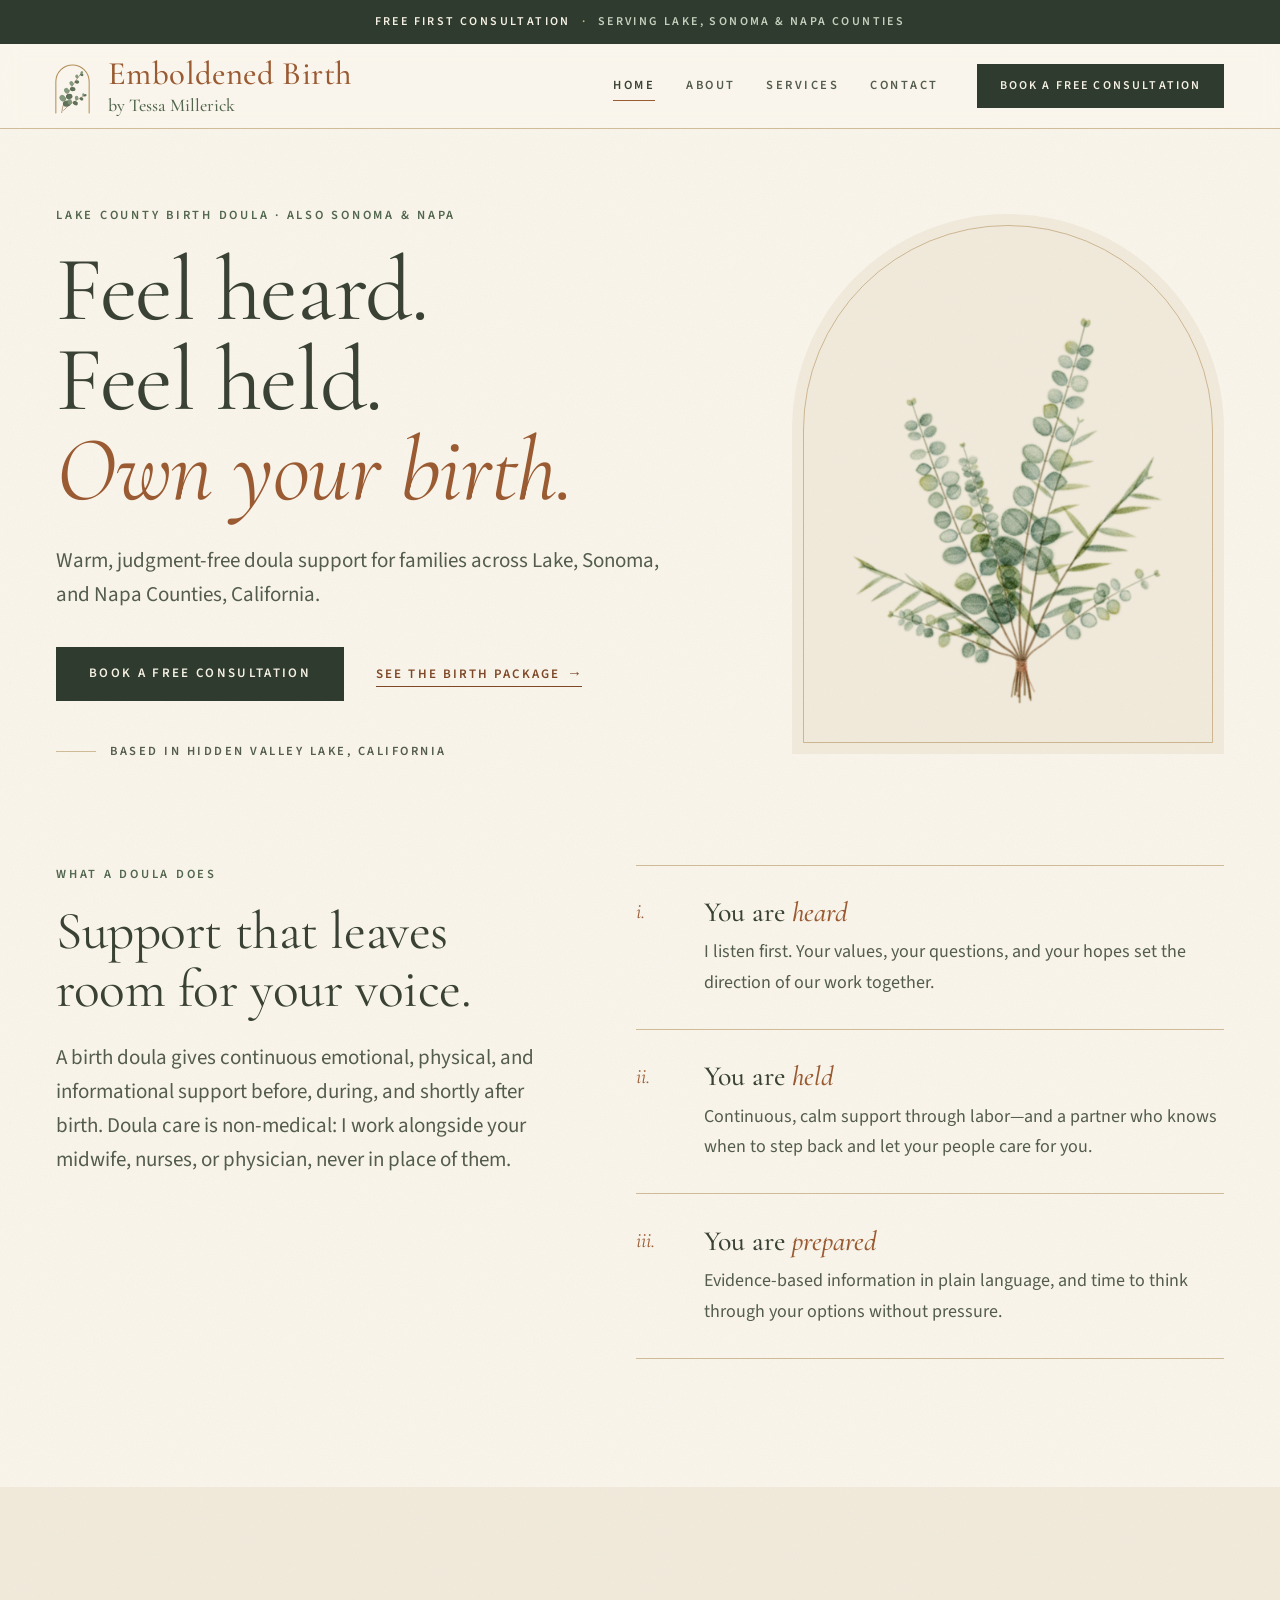
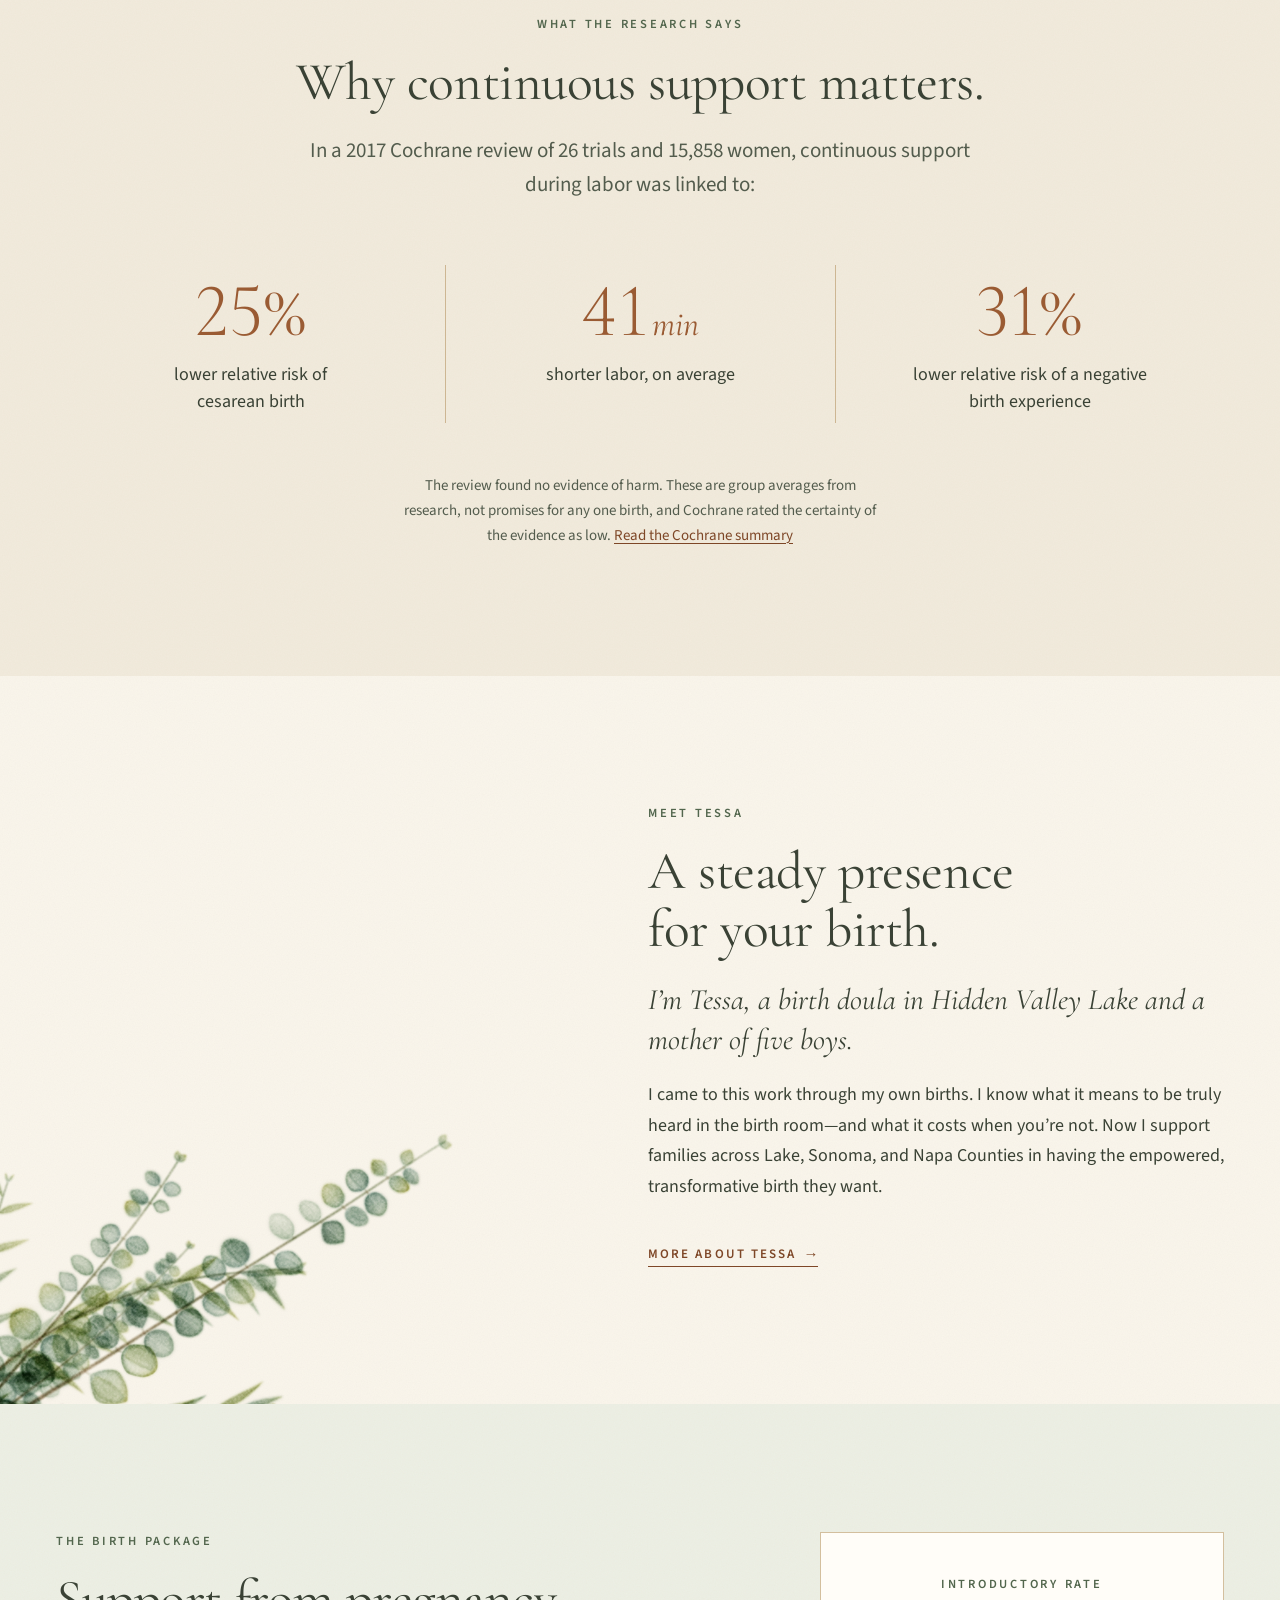
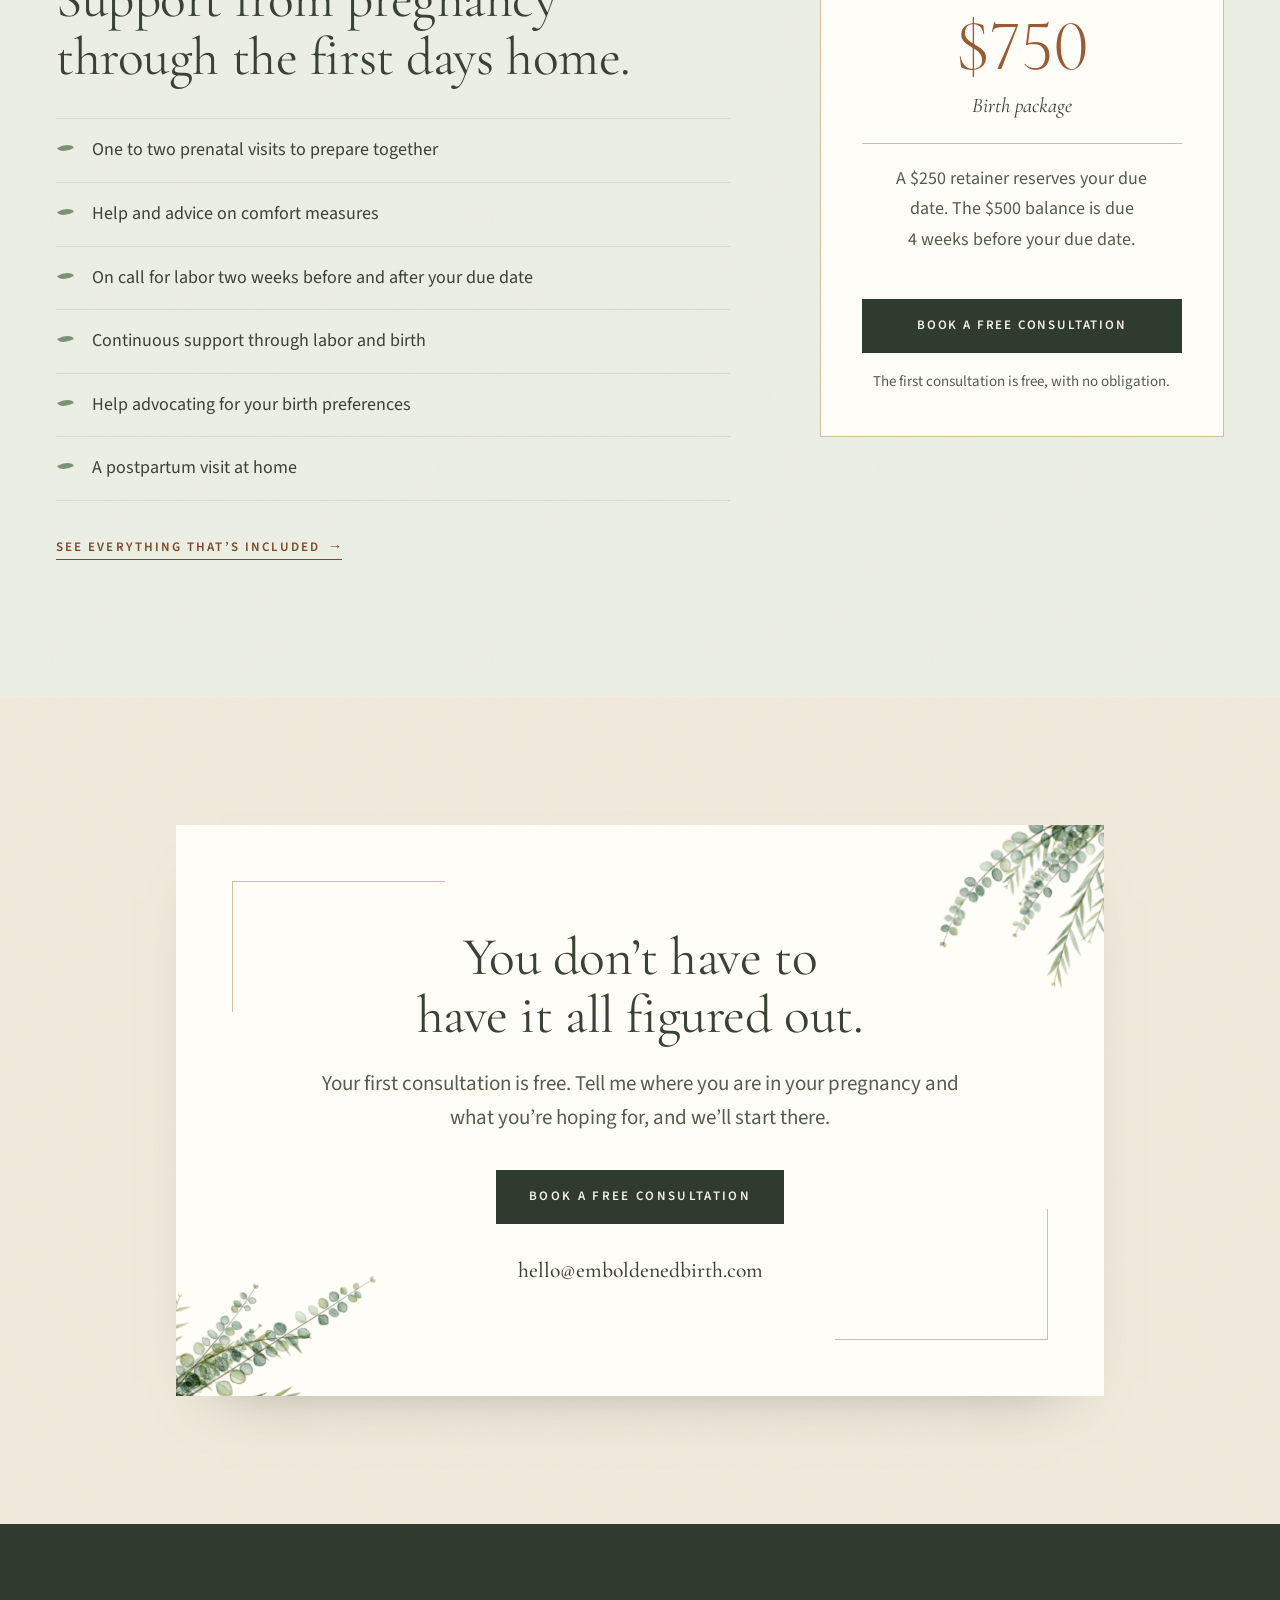
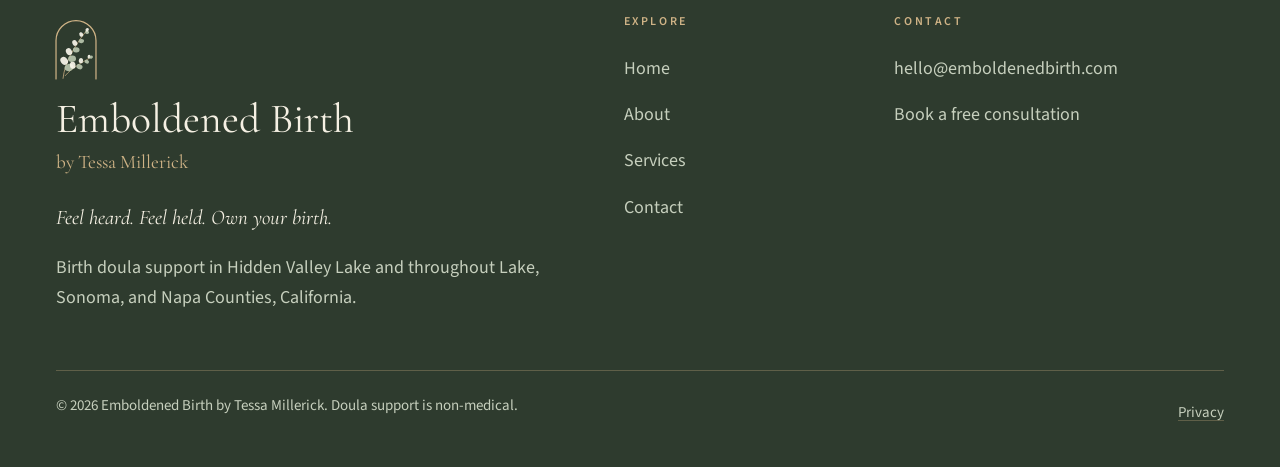
<file: index.html>
<!doctype html>
<html lang="en">
<head>
  <meta charset="utf-8">
  <meta name="viewport" content="width=device-width, initial-scale=1, viewport-fit=cover">
  <title>Lake County Doula | Emboldened Birth · Lake, Sonoma &amp; Napa, CA</title>
  <meta name="description" content="Lake County, California birth doula based in Hidden Valley Lake, also serving Sonoma and Napa Counties. Warm, judgment-free support from Tessa Millerick. Book a free consultation.">
  <meta name="author" content="Tessa Millerick">
  <meta name="theme-color" content="#2e3b2e">
  <link rel="icon" href="assets/img/favicon.svg?v=arch" type="image/svg+xml">
  <link rel="icon" href="assets/img/favicon-32.png?v=arch" sizes="32x32" type="image/png">
  <link rel="apple-touch-icon" href="assets/img/apple-touch-icon.png?v=arch">
  <link rel="preload" href="assets/fonts/cormorant-garamond-latin.woff2" as="font" type="font/woff2" crossorigin>
  <link rel="preload" href="assets/fonts/source-sans-3-latin.woff2" as="font" type="font/woff2" crossorigin>
  <link rel="preload" href="assets/fonts/cormorant-garamond-italic-latin.woff2" as="font" type="font/woff2" crossorigin>
  <link rel="stylesheet" href="assets/css/styles.css?v=7c658a1c61">
  <meta property="og:type" content="website">
  <meta property="og:locale" content="en_US">
  <meta property="og:site_name" content="Emboldened Birth">
  <meta property="og:title" content="Lake County Doula | Emboldened Birth · Lake, Sonoma &amp; Napa, CA">
  <meta property="og:description" content="Warm, judgment-free birth doula support in Hidden Valley Lake and throughout Lake, Sonoma, and Napa Counties, California.">
  <link rel="canonical" href="https://emboldenedbirth.com/">
  <meta property="og:url" content="https://emboldenedbirth.com/">
  <meta property="og:image" content="https://emboldenedbirth.com/assets/img/og-image.jpg">
  <meta property="og:image:width" content="1200">
  <meta property="og:image:height" content="630">
  <meta property="og:image:alt" content="Emboldened Birth by Tessa Millerick: copper lettering framed by watercolor eucalyptus on warm ivory.">
  <meta name="twitter:card" content="summary_large_image">
  <meta name="twitter:title" content="Lake County Doula | Emboldened Birth · Lake, Sonoma &amp; Napa, CA">
  <meta name="twitter:description" content="Warm, judgment-free birth doula support in Hidden Valley Lake and throughout Lake, Sonoma, and Napa Counties, California.">
  <meta name="twitter:image" content="https://emboldenedbirth.com/assets/img/og-image.jpg">
  <script type="application/ld+json">
  {
    "@context": "https://schema.org",
    "@type": "ProfessionalService",
    "name": "Emboldened Birth by Tessa Millerick",
    "alternateName": "Emboldened Birth",
    "description": "Birth doula support in Hidden Valley Lake and throughout Lake, Sonoma, and Napa Counties, California.",
    "url": "https://emboldenedbirth.com/",
    "email": "hello@emboldenedbirth.com",
    "image": "https://emboldenedbirth.com/assets/img/og-image.jpg",
    "address": {
      "@type": "PostalAddress",
      "addressLocality": "Hidden Valley Lake",
      "addressRegion": "CA",
      "addressCountry": "US"
    },
    "areaServed": [
      {
        "@type": "AdministrativeArea",
        "name": "Lake County, California"
      },
      {
        "@type": "AdministrativeArea",
        "name": "Sonoma County, California"
      },
      {
        "@type": "AdministrativeArea",
        "name": "Napa County, California"
      }
    ],
    "founder": {
      "@type": "Person",
      "name": "Tessa Millerick"
    },
    "serviceType": "Birth doula support",
    "knowsAbout": [
      "Birth doula support",
      "Continuous labor support",
      "Prenatal preparation",
      "Postpartum referrals"
    ]
  }
  </script>
</head><body class="has-contact-bar">
  <a class="skip-link" href="#main">Skip to content</a>

  <div class="announce">
    <p><a href="contact.html">Free first consultation</a><span class="announce__more"><span class="dot" aria-hidden="true">·</span>Serving Lake, Sonoma &amp; Napa Counties</span></p>
  </div>

  <header class="site-header">
    <div class="wrap header-inner">
      <a class="brand" href="index.html" aria-label="Emboldened Birth home">
        <img class="brand-mark" src="assets/img/logo-mark.svg" alt="" width="44" height="55">
        <span class="brand-text">
          <span class="brand-name">Emboldened Birth</span>
          <span class="brand-by">by Tessa Millerick</span>
        </span>
      </a>
      <div class="header-nav">
        <nav class="site-nav" aria-label="Main navigation">
          <a href="index.html" aria-current="page">Home</a>
          <a href="about.html">About</a>
          <a href="services.html">Services</a>
          <a href="contact.html">Contact</a>
        </nav>
        <a class="btn btn--primary btn--small header-cta" href="contact.html">Book a free consultation</a>
      </div>
    </div>
  </header>

  <main id="main">
    <section class="hero" aria-labelledby="hero-heading">
      <div class="wrap hero__grid">
        <div>
          <p class="eyebrow">Lake County birth doula · also Sonoma &amp; Napa</p>
          <h1 id="hero-heading">Feel heard.<br> Feel held.<br> <em>Own your birth.</em></h1>
          <p class="lede">Warm, judgment-free doula support for families across Lake, Sonoma, and Napa Counties, California.</p>
          <div class="button-row">
            <a class="btn btn--primary" href="contact.html">Book a free consultation</a>
            <a class="link" href="services.html">See the birth package</a>
          </div>
          <p class="hero__area">Based in Hidden Valley Lake, California</p>
        </div>
        <figure class="portrait">
          <!-- PORTRAIT: this botanical print is a placeholder. To use Tessa's photo, see "Add your portrait" in TESSA-START-HERE.md. -->
          <div class="portrait__frame">
            <img class="portrait__print" src="assets/img/botanical-bouquet.webp" alt="" width="881" height="1102" fetchpriority="high">
          </div>
        </figure>
      </div>
    </section>

    <section class="section section--flush-top" aria-labelledby="support-heading">
      <div class="wrap intro">
        <div class="reveal">
          <p class="eyebrow">What a doula does</p>
          <h2 id="support-heading">Support that leaves room for your voice.</h2>
          <p class="lede">A birth doula gives continuous emotional, physical, and informational support before, during, and shortly after birth. Doula care is non-medical: I work alongside your midwife, nurses, or physician, never in place of them.</p>
        </div>
        <ul class="supports">
          <li class="reveal">
            <span class="supports__n" aria-hidden="true">i.</span>
            <div>
              <h3>You are <em>heard</em></h3>
              <p>I listen first. Your values, your questions, and your hopes set the direction of our work together.</p>
            </div>
          </li>
          <li class="reveal">
            <span class="supports__n" aria-hidden="true">ii.</span>
            <div>
              <h3>You are <em>held</em></h3>
              <p>Continuous, calm support through labor—and a partner who knows when to step back and let your people care for you.</p>
            </div>
          </li>
          <li class="reveal">
            <span class="supports__n" aria-hidden="true">iii.</span>
            <div>
              <h3>You are <em>prepared</em></h3>
              <p>Evidence-based information in plain language, and time to think through your options without pressure.</p>
            </div>
          </li>
        </ul>
      </div>
    </section>

    <section class="section section--oat" aria-labelledby="research-heading">
      <div class="wrap">
        <div class="section-head section-head--center reveal">
          <p class="eyebrow">What the research says</p>
          <h2 id="research-heading">Why continuous support matters.</h2>
          <p class="lede">In a 2017 Cochrane review of 26 trials and 15,858 women, continuous support during labor was linked to:</p>
        </div>
        <ul class="stats reveal">
          <li class="stat">
            <p class="stat__figure">25%</p>
            <p class="stat__label">lower relative risk of cesarean birth</p>
          </li>
          <li class="stat">
            <p class="stat__figure">41<span class="stat__unit">min</span></p>
            <p class="stat__label">shorter labor, on average</p>
          </li>
          <li class="stat">
            <p class="stat__figure">31%</p>
            <p class="stat__label">lower relative risk of a negative birth experience</p>
          </li>
        </ul>
        <p class="source">The review found no evidence of harm. These are group averages from research, not promises for any one birth, and Cochrane rated the certainty of the evidence as low. <a href="https://www.cochrane.org/evidence/CD003766_continuous-support-women-during-childbirth">Read the Cochrane summary</a></p>
      </div>
    </section>

    <section class="section meet" aria-labelledby="meet-heading">
      <img class="meet__art" src="assets/img/botanical-corner-bl.webp" srcset="assets/img/botanical-corner-bl.webp 733w, assets/img/botanical-corner-bl-lg.webp 1317w" sizes="(min-width: 1512px) 544px, 36vw" alt="" width="1317" height="798" loading="lazy" decoding="async">
      <div class="wrap">
        <div class="meet__body reveal">
          <p class="eyebrow">Meet Tessa</p>
          <h2 id="meet-heading">A steady presence for your birth.</h2>
          <p class="lede">I’m Tessa, a birth doula in Hidden Valley Lake and a mother of five boys.</p>
          <p>I came to this work through my own births. I know what it means to be truly heard in the birth room—and what it costs when you’re not. Now I support families across Lake, Sonoma, and Napa Counties in having the empowered, transformative birth they want.</p>
          <p><a class="link" href="about.html">More about Tessa</a></p>
        </div>
      </div>
    </section>

    <section class="section section--sage" aria-labelledby="package-heading">
      <div class="wrap package">
        <div class="reveal">
          <p class="eyebrow">The birth package</p>
          <h2 id="package-heading">Support from pregnancy through the first days home.</h2>
          <ul class="checklist">
            <li>One to two prenatal visits to prepare together</li>
            <li>Help and advice on comfort measures</li>
            <li>On call for labor two weeks before and after your due date</li>
            <li>Continuous support through labor and birth</li>
            <li>Help advocating for your birth preferences</li>
            <li>A postpartum visit at home</li>
          </ul>
          <p><a class="link" href="services.html">See everything that’s included</a></p>
        </div>
        <aside class="price-card reveal" aria-label="Birth package rate">
          <p class="price-card__label">Introductory rate</p>
          <p class="price-card__price">$750</p>
          <p class="price-card__name">Birth package</p>
          <p class="price-card__terms">A $250 retainer reserves your due date. The $500 balance is due 4 weeks before your due date.</p>
          <a class="btn btn--primary" href="contact.html">Book a free consultation</a>
          <p class="price-card__note">The first consultation is free, with no obligation.</p>
        </aside>
      </div>
    </section>

    <section class="cta" aria-labelledby="cta-heading">
      <div class="wrap">
        <div class="cta__card reveal">
          <img class="cta__art cta__art--tr" src="assets/img/botanical-corner-tr.webp" alt="" width="681" height="677" loading="lazy" decoding="async">
          <img class="cta__art cta__art--bl" src="assets/img/botanical-corner-bl.webp" alt="" width="733" height="445" loading="lazy" decoding="async">
          <h2 id="cta-heading">You don’t have to have it all figured out.</h2>
          <p class="lede">Your first consultation is free. Tell me where you are in your pregnancy and what you’re hoping for, and we’ll start there.</p>
          <div class="button-row">
            <a class="btn btn--primary" href="contact.html">Book a free consultation</a>
          </div>
          <p class="cta__direct"><a href="mailto:hello@emboldenedbirth.com">hello@emboldenedbirth.com</a></p>
        </div>
      </div>
    </section>
  </main>

  <footer class="site-footer">
    <div class="wrap">
      <div class="footer-grid">
        <div>
          <img class="footer-mark" src="assets/img/logo-mark-on-green.svg" alt="" width="52" height="66" loading="lazy" decoding="async">
          <p class="footer-brand">Emboldened Birth</p>
          <p class="footer-by">by Tessa Millerick</p>
          <p class="footer-tagline">Feel heard. Feel held. Own your birth.</p>
          <p class="footer-description">Birth doula support in Hidden Valley Lake and throughout Lake, Sonoma, and Napa Counties, California.</p>
        </div>
        <nav aria-label="Footer navigation">
          <p class="footer-heading">Explore</p>
          <ul class="footer-links">
            <li><a href="index.html">Home</a></li>
            <li><a href="about.html">About</a></li>
            <li><a href="services.html">Services</a></li>
            <li><a href="contact.html">Contact</a></li>
          </ul>
        </nav>
        <div>
          <p class="footer-heading">Contact</p>
          <ul class="footer-links">
            <li><a href="mailto:hello@emboldenedbirth.com">hello@emboldenedbirth.com</a></li>
            <li><a href="contact.html">Book a free consultation</a></li>
          </ul>
        </div>
      </div>
      <div class="footer-legal">
        <p>© 2026 Emboldened Birth by Tessa Millerick. Doula support is non-medical.</p>
        <p><a href="privacy.html">Privacy</a></p>
      </div>
    </div>
  </footer>

  <nav class="contact-bar" aria-label="Contact Tessa">
    <a href="mailto:hello@emboldenedbirth.com?subject=Free%20consultation&amp;body=Hi%20Tessa%2C%0A%0AI%E2%80%99d%20like%20to%20set%20up%20a%20free%20consultation.%0A%0AMy%20due%20date%3A%20%0AWhere%20I%E2%80%99m%20planning%20to%20give%20birth%3A%20%0AWhat%20I%E2%80%99m%20hoping%20for%3A%20%0A%0AMy%20name%3A%20%0ABest%20way%20to%20reach%20me%3A%20%0A">
      <svg viewBox="0 0 24 24" aria-hidden="true"><path d="M3.5 6h17v12h-17z"/><path d="m4 6.5 8 6.5 8-6.5"/></svg>
      Email
    </a>
    <a href="contact.html#consult-form">
      <svg viewBox="0 0 24 24" aria-hidden="true"><path d="M5.5 3.5h13v17h-13z"/><path d="M8.5 8h7M8.5 12h7M8.5 16h4"/></svg>
      Free consult
    </a>
  </nav>
</body>
</html>
</file>
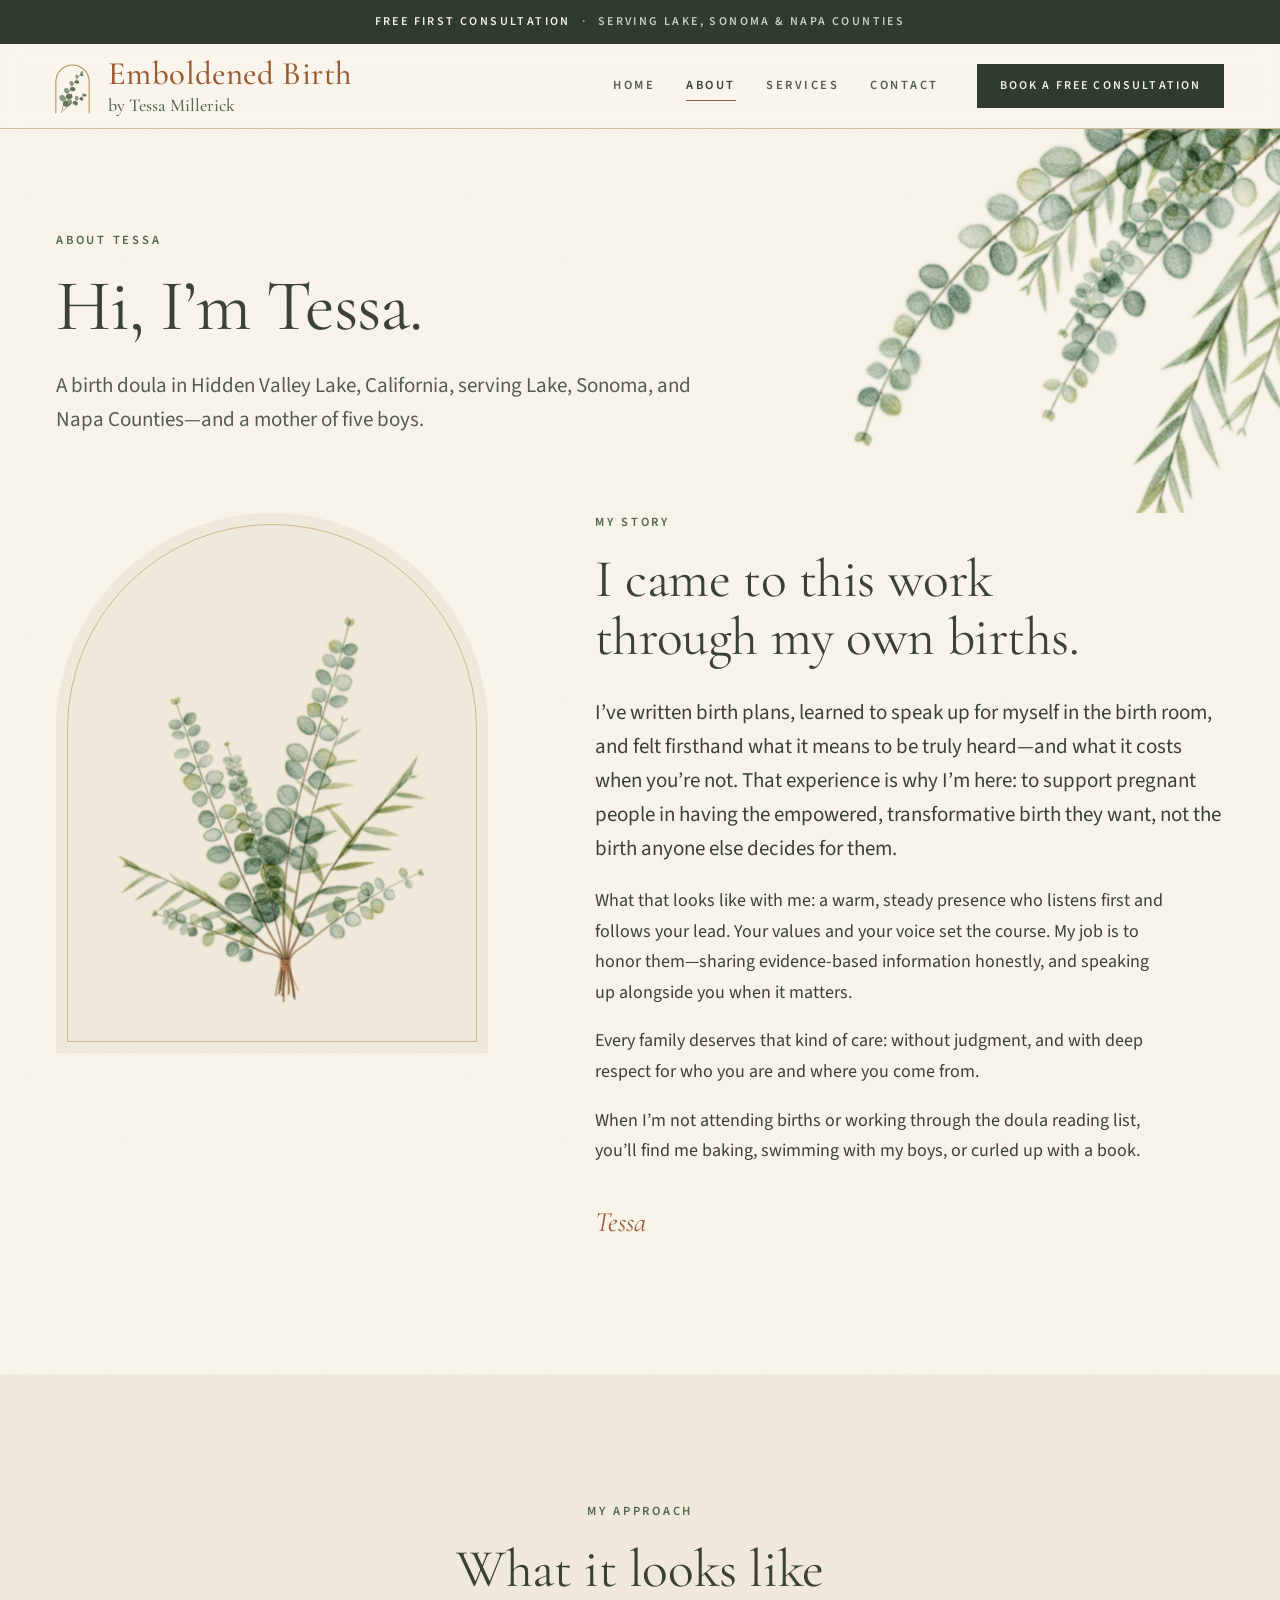
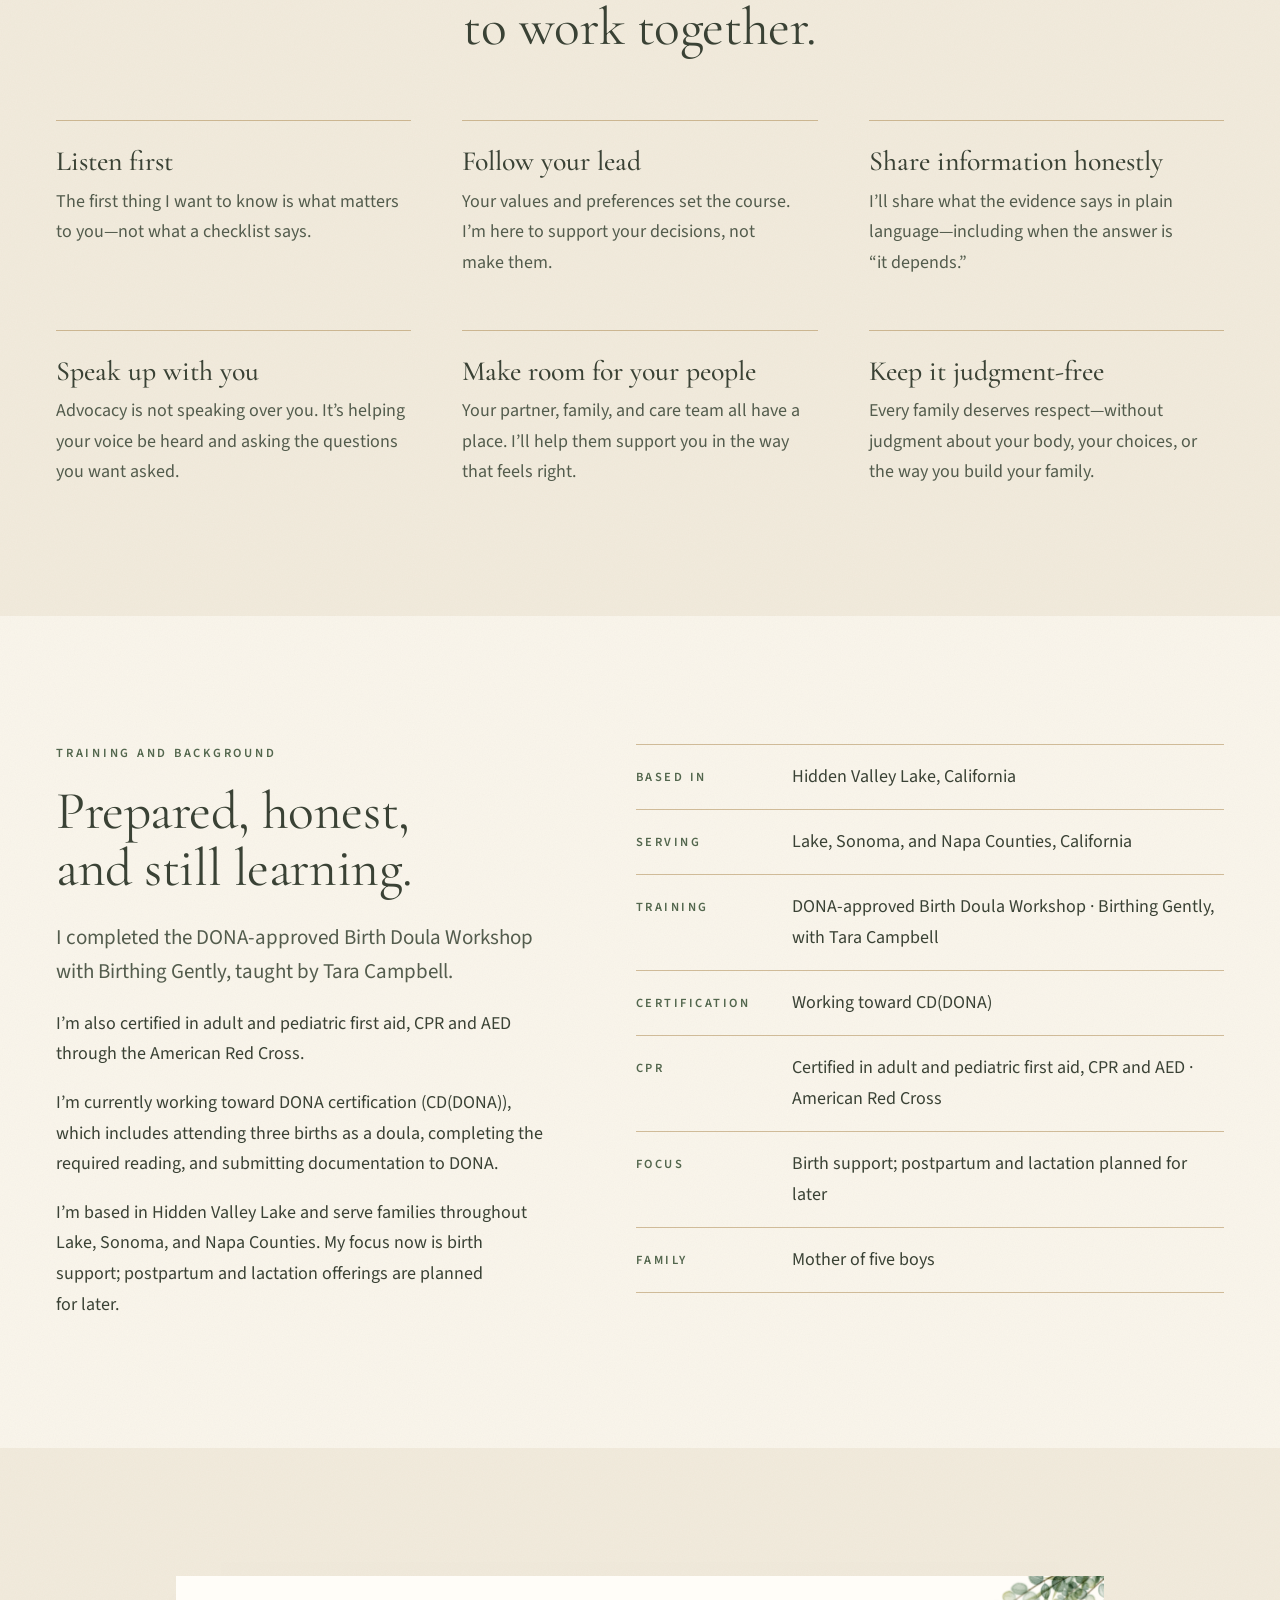
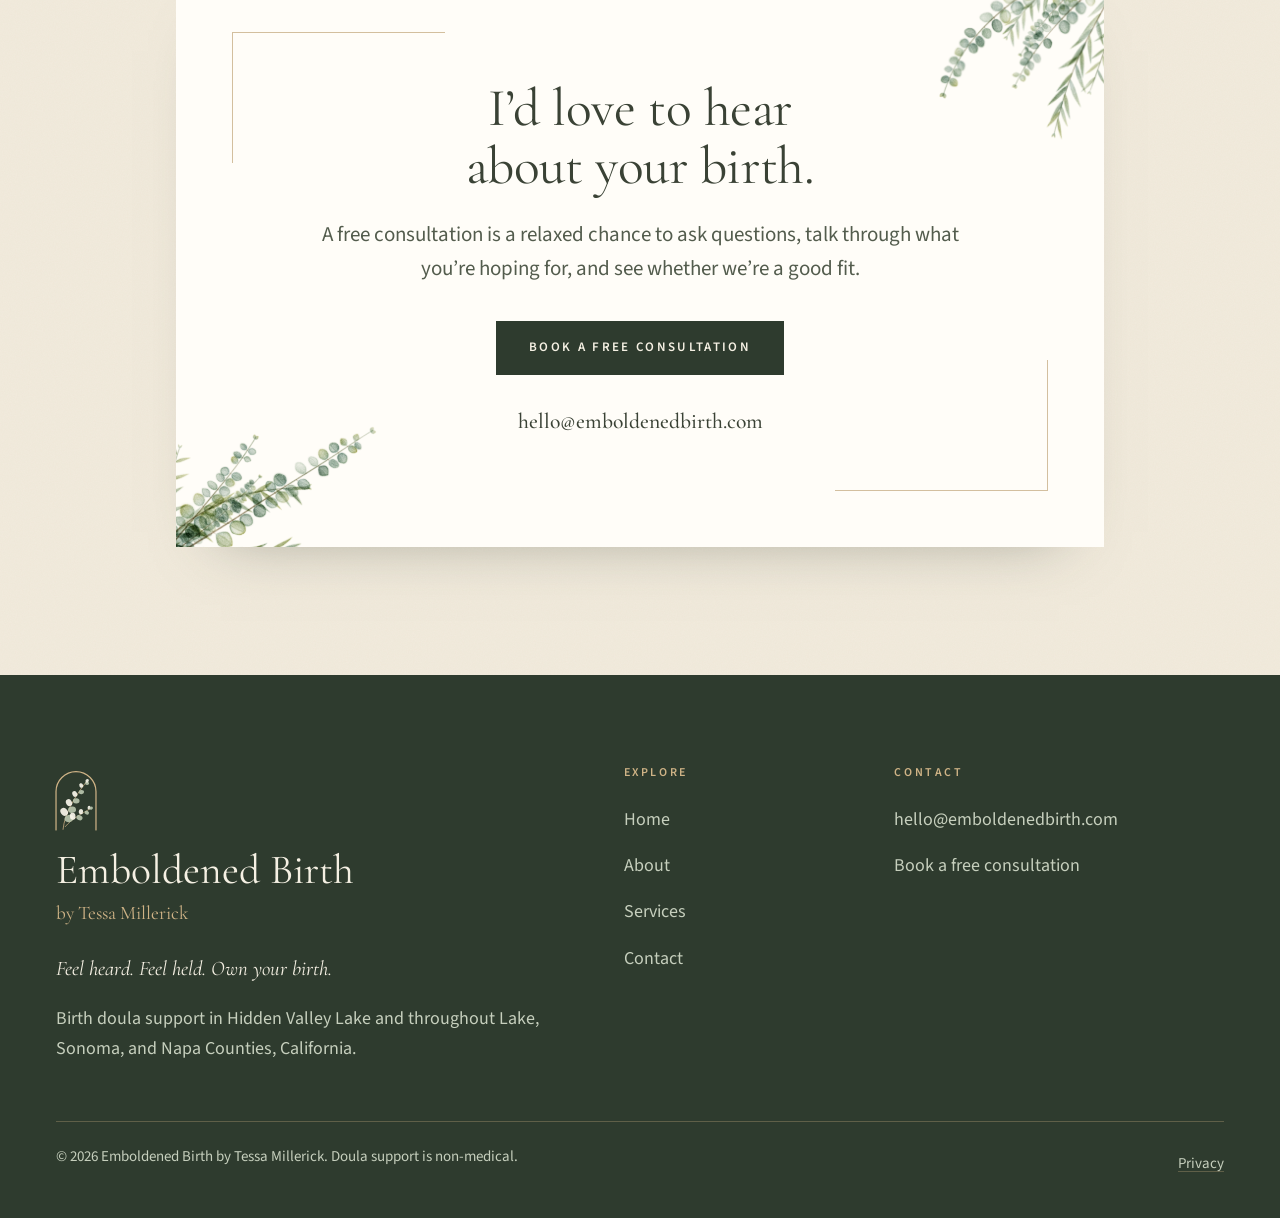
<file: about.html>
<!doctype html>
<html lang="en">
<head>
  <meta charset="utf-8">
  <meta name="viewport" content="width=device-width, initial-scale=1, viewport-fit=cover">
  <title>About Tessa Millerick | Emboldened Birth</title>
  <meta name="description" content="Meet Tessa Millerick, a birth doula in Hidden Valley Lake, California. Trained through the DONA-approved Birthing Gently workshop and working toward CD(DONA) certification.">
  <meta name="author" content="Tessa Millerick">
  <meta name="theme-color" content="#2e3b2e">
  <link rel="icon" href="assets/img/favicon.svg?v=arch" type="image/svg+xml">
  <link rel="icon" href="assets/img/favicon-32.png?v=arch" sizes="32x32" type="image/png">
  <link rel="apple-touch-icon" href="assets/img/apple-touch-icon.png?v=arch">
  <link rel="preload" href="assets/fonts/cormorant-garamond-latin.woff2" as="font" type="font/woff2" crossorigin>
  <link rel="preload" href="assets/fonts/source-sans-3-latin.woff2" as="font" type="font/woff2" crossorigin>
  <link rel="stylesheet" href="assets/css/styles.css?v=7c658a1c61">
  <meta property="og:type" content="website">
  <meta property="og:locale" content="en_US">
  <meta property="og:site_name" content="Emboldened Birth">
  <meta property="og:title" content="About Tessa Millerick | Emboldened Birth">
  <meta property="og:description" content="Meet Tessa Millerick, a birth doula in Hidden Valley Lake, California, serving families throughout Lake, Sonoma, and Napa Counties.">
  <link rel="canonical" href="https://emboldenedbirth.com/about.html">
  <meta property="og:url" content="https://emboldenedbirth.com/about.html">
  <meta property="og:image" content="https://emboldenedbirth.com/assets/img/og-image.jpg">
  <meta property="og:image:width" content="1200">
  <meta property="og:image:height" content="630">
  <meta property="og:image:alt" content="Emboldened Birth by Tessa Millerick: copper lettering framed by watercolor eucalyptus on warm ivory.">
  <meta name="twitter:card" content="summary_large_image">
  <meta name="twitter:title" content="About Tessa Millerick | Emboldened Birth">
  <meta name="twitter:description" content="Meet Tessa Millerick, a birth doula in Hidden Valley Lake, California, serving families throughout Lake, Sonoma, and Napa Counties.">
  <meta name="twitter:image" content="https://emboldenedbirth.com/assets/img/og-image.jpg">
</head><body class="has-contact-bar">
  <a class="skip-link" href="#main">Skip to content</a>

  <div class="announce">
    <p><a href="contact.html">Free first consultation</a><span class="announce__more"><span class="dot" aria-hidden="true">·</span>Serving Lake, Sonoma &amp; Napa Counties</span></p>
  </div>

  <header class="site-header">
    <div class="wrap header-inner">
      <a class="brand" href="index.html" aria-label="Emboldened Birth home">
        <img class="brand-mark" src="assets/img/logo-mark.svg" alt="" width="44" height="55">
        <span class="brand-text">
          <span class="brand-name">Emboldened Birth</span>
          <span class="brand-by">by Tessa Millerick</span>
        </span>
      </a>
      <div class="header-nav">
        <nav class="site-nav" aria-label="Main navigation">
          <a href="index.html">Home</a>
          <a href="about.html" aria-current="page">About</a>
          <a href="services.html">Services</a>
          <a href="contact.html">Contact</a>
        </nav>
        <a class="btn btn--primary btn--small header-cta" href="contact.html">Book a free consultation</a>
      </div>
    </div>
  </header>

  <main id="main">
    <section class="page-hero" aria-labelledby="page-heading">
      <img class="page-hero__art" src="assets/img/botanical-corner-tr.webp" srcset="assets/img/botanical-corner-tr.webp 681w, assets/img/botanical-corner-tr-lg.webp 1223w" sizes="(min-width: 1366px) 464px, 34vw" alt="" width="1223" height="1216">
      <div class="wrap">
        <div class="page-hero__inner">
          <p class="eyebrow">About Tessa</p>
          <h1 id="page-heading">Hi, I’m Tessa.</h1>
          <p class="lede">A birth doula in Hidden Valley Lake, California, serving Lake, Sonoma, and Napa Counties—and a mother of five boys.</p>
        </div>
      </div>
    </section>

    <section class="section section--flush-top" aria-labelledby="story-heading">
      <div class="wrap story">
        <figure class="portrait">
          <!-- PORTRAIT: this botanical print is a placeholder. To use Tessa's photo, see "Add your portrait" in TESSA-START-HERE.md. -->
          <div class="portrait__frame">
            <img class="portrait__print" src="assets/img/botanical-bouquet.webp" alt="" width="881" height="1102" fetchpriority="high">
          </div>
        </figure>
        <div class="story__body">
          <p class="eyebrow">My story</p>
          <h2 id="story-heading">I came to this work through my own births.</h2>
          <p>I’ve written birth plans, learned to speak up for myself in the birth room, and felt firsthand what it means to be truly heard—and what it costs when you’re not. That experience is why I’m here: to support pregnant people in having the empowered, transformative birth they want, not the birth anyone else decides for them.</p>
          <p>What that looks like with me: a warm, steady presence who listens first and follows your lead. Your values and your voice set the course. My job is to honor them—sharing evidence-based information honestly, and speaking up alongside you when it matters.</p>
          <p>Every family deserves that kind of care: without judgment, and with deep respect for who you are and where you come from.</p>
          <p>When I’m not attending births or working through the doula reading list, you’ll find me baking, swimming with my boys, or curled up with a book.</p>
          <p class="signoff" aria-hidden="true">Tessa</p>
        </div>
      </div>
    </section>

    <section class="section section--oat" aria-labelledby="approach-heading">
      <div class="wrap">
        <div class="section-head section-head--center reveal">
          <p class="eyebrow">My approach</p>
          <h2 id="approach-heading">What it looks like to work together.</h2>
        </div>
        <ul class="principles">
          <li class="reveal">
            <h3>Listen first</h3>
            <p>The first thing I want to know is what matters to you—not what a checklist says.</p>
          </li>
          <li class="reveal">
            <h3>Follow your lead</h3>
            <p>Your values and preferences set the course. I’m here to support your decisions, not make them.</p>
          </li>
          <li class="reveal">
            <h3>Share information honestly</h3>
            <p>I’ll share what the evidence says in plain language—including when the answer is “it depends.”</p>
          </li>
          <li class="reveal">
            <h3>Speak up with you</h3>
            <p>Advocacy is not speaking over you. It’s helping your voice be heard and asking the questions you want asked.</p>
          </li>
          <li class="reveal">
            <h3>Make room for your people</h3>
            <p>Your partner, family, and care team all have a place. I’ll help them support you in the way that feels right.</p>
          </li>
          <li class="reveal">
            <h3>Keep it judgment-free</h3>
            <p>Every family deserves respect—without judgment about your body, your choices, or the way you build your family.</p>
          </li>
        </ul>
      </div>
    </section>

    <section class="section" aria-labelledby="training-heading">
      <div class="wrap area">
        <div class="reveal">
          <p class="eyebrow">Training and background</p>
          <h2 id="training-heading">Prepared, honest, and still learning.</h2>
          <p class="lede">I completed the DONA-approved Birth Doula Workshop with Birthing Gently, taught by Tara Campbell.</p>
          <p>I’m also certified in adult and pediatric first aid, CPR and AED through the American Red Cross.</p>
          <p>I’m currently working toward DONA certification (CD(DONA)), which includes attending three births as a doula, completing the required reading, and submitting documentation to DONA.</p>
          <p>I’m based in Hidden Valley Lake and serve families throughout Lake, Sonoma, and Napa Counties. My focus now is birth support; postpartum and lactation offerings are planned for later.</p>
        </div>
        <dl class="facts reveal">
          <div>
            <dt>Based in</dt>
            <dd>Hidden Valley Lake, California</dd>
          </div>
          <div>
            <dt>Serving</dt>
            <dd>Lake, Sonoma, and Napa Counties, California</dd>
          </div>
          <div>
            <dt>Training</dt>
            <dd>DONA-approved Birth Doula Workshop · Birthing Gently, with Tara Campbell</dd>
          </div>
          <div>
            <dt>Certification</dt>
            <dd>Working toward CD(DONA)</dd>
          </div>
          <div>
            <dt>CPR</dt>
            <dd>Certified in adult and pediatric first aid, CPR and AED · American Red Cross</dd>
          </div>
          <div>
            <dt>Focus</dt>
            <dd>Birth support; postpartum and lactation planned for later</dd>
          </div>
          <div>
            <dt>Family</dt>
            <dd>Mother of five boys</dd>
          </div>
        </dl>
      </div>
    </section>

    <section class="cta" aria-labelledby="cta-heading">
      <div class="wrap">
        <div class="cta__card reveal">
          <img class="cta__art cta__art--tr" src="assets/img/botanical-corner-tr.webp" alt="" width="681" height="677" loading="lazy" decoding="async">
          <img class="cta__art cta__art--bl" src="assets/img/botanical-corner-bl.webp" alt="" width="733" height="445" loading="lazy" decoding="async">
          <h2 id="cta-heading">I’d love to hear about your birth.</h2>
          <p class="lede">A free consultation is a relaxed chance to ask questions, talk through what you’re hoping for, and see whether we’re a good fit.</p>
          <div class="button-row">
            <a class="btn btn--primary" href="contact.html">Book a free consultation</a>
          </div>
          <p class="cta__direct"><a href="mailto:hello@emboldenedbirth.com">hello@emboldenedbirth.com</a></p>
        </div>
      </div>
    </section>
  </main>

  <footer class="site-footer">
    <div class="wrap">
      <div class="footer-grid">
        <div>
          <img class="footer-mark" src="assets/img/logo-mark-on-green.svg" alt="" width="52" height="66" loading="lazy" decoding="async">
          <p class="footer-brand">Emboldened Birth</p>
          <p class="footer-by">by Tessa Millerick</p>
          <p class="footer-tagline">Feel heard. Feel held. Own your birth.</p>
          <p class="footer-description">Birth doula support in Hidden Valley Lake and throughout Lake, Sonoma, and Napa Counties, California.</p>
        </div>
        <nav aria-label="Footer navigation">
          <p class="footer-heading">Explore</p>
          <ul class="footer-links">
            <li><a href="index.html">Home</a></li>
            <li><a href="about.html">About</a></li>
            <li><a href="services.html">Services</a></li>
            <li><a href="contact.html">Contact</a></li>
          </ul>
        </nav>
        <div>
          <p class="footer-heading">Contact</p>
          <ul class="footer-links">
            <li><a href="mailto:hello@emboldenedbirth.com">hello@emboldenedbirth.com</a></li>
            <li><a href="contact.html">Book a free consultation</a></li>
          </ul>
        </div>
      </div>
      <div class="footer-legal">
        <p>© 2026 Emboldened Birth by Tessa Millerick. Doula support is non-medical.</p>
        <p><a href="privacy.html">Privacy</a></p>
      </div>
    </div>
  </footer>

  <nav class="contact-bar" aria-label="Contact Tessa">
    <a href="mailto:hello@emboldenedbirth.com?subject=Free%20consultation&amp;body=Hi%20Tessa%2C%0A%0AI%E2%80%99d%20like%20to%20set%20up%20a%20free%20consultation.%0A%0AMy%20due%20date%3A%20%0AWhere%20I%E2%80%99m%20planning%20to%20give%20birth%3A%20%0AWhat%20I%E2%80%99m%20hoping%20for%3A%20%0A%0AMy%20name%3A%20%0ABest%20way%20to%20reach%20me%3A%20%0A">
      <svg viewBox="0 0 24 24" aria-hidden="true"><path d="M3.5 6h17v12h-17z"/><path d="m4 6.5 8 6.5 8-6.5"/></svg>
      Email
    </a>
    <a href="contact.html#consult-form">
      <svg viewBox="0 0 24 24" aria-hidden="true"><path d="M5.5 3.5h13v17h-13z"/><path d="M8.5 8h7M8.5 12h7M8.5 16h4"/></svg>
      Free consult
    </a>
  </nav>
</body>
</html>
</file>
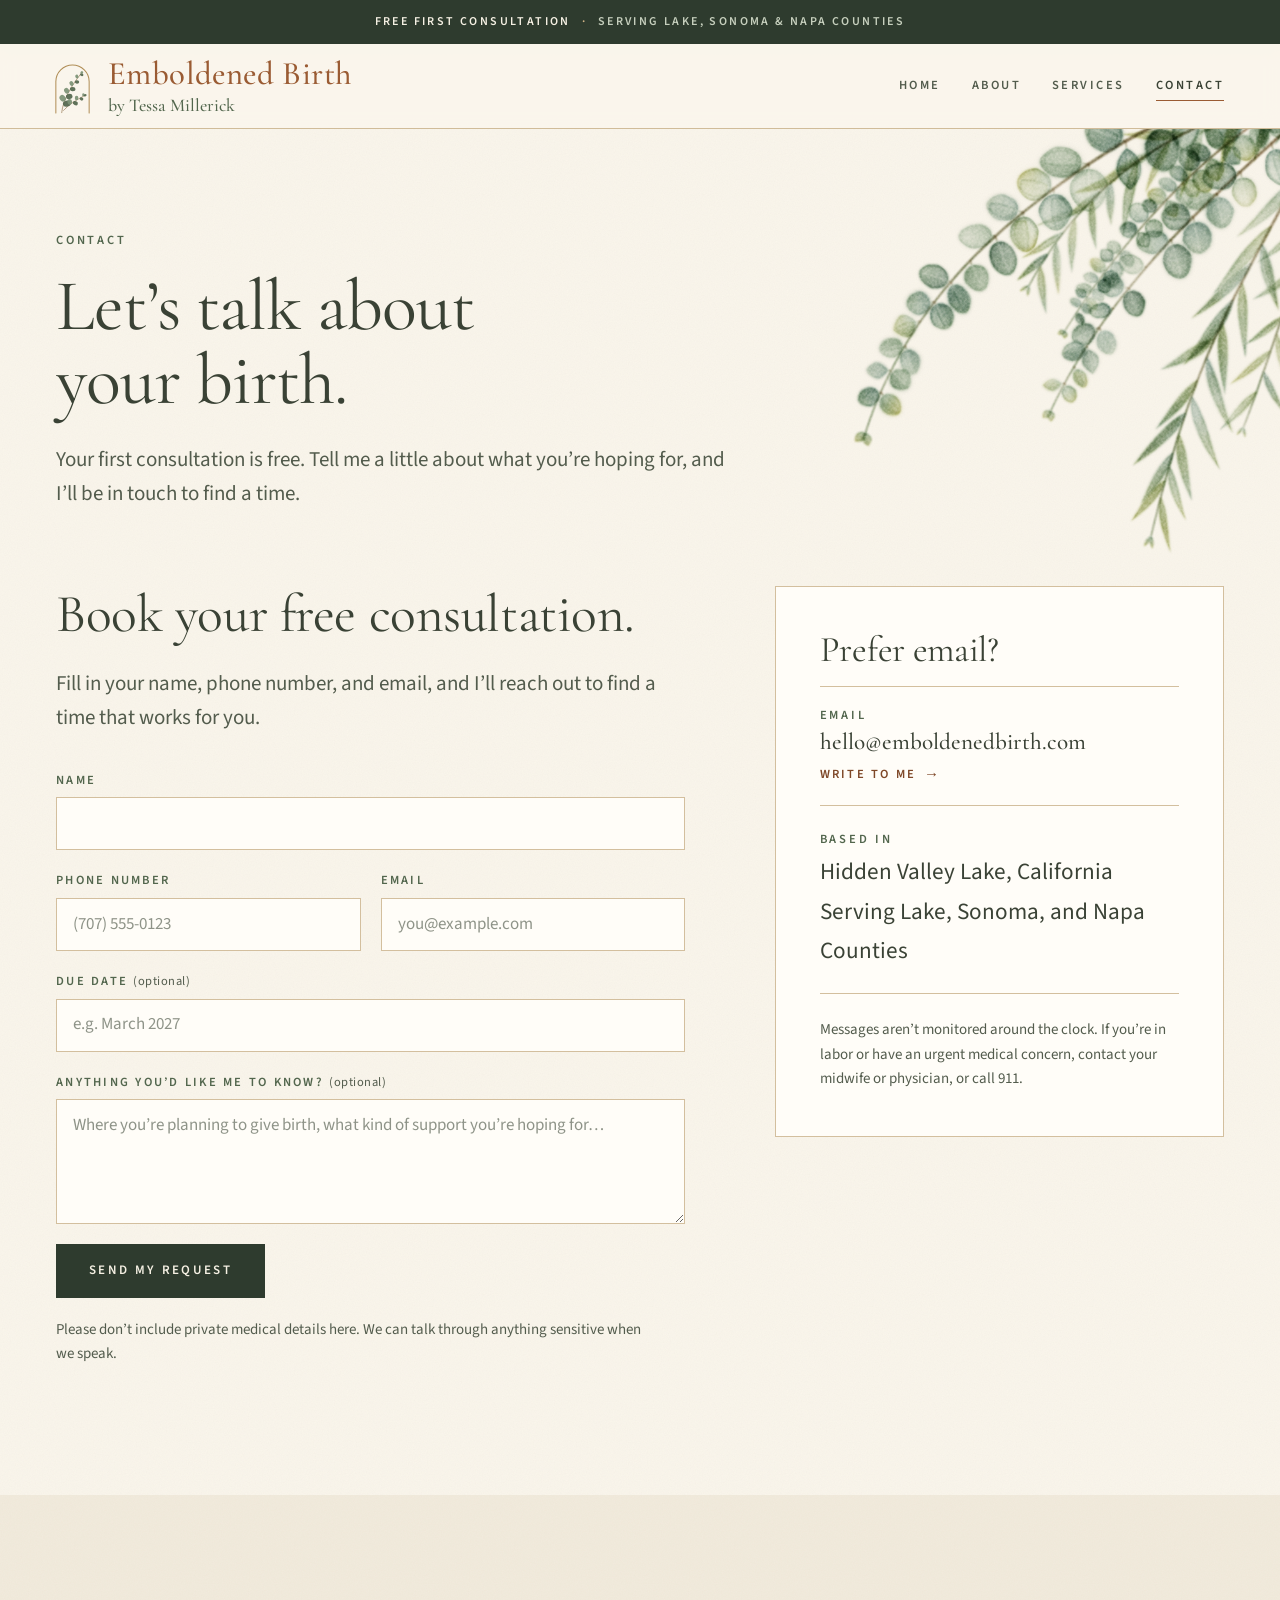
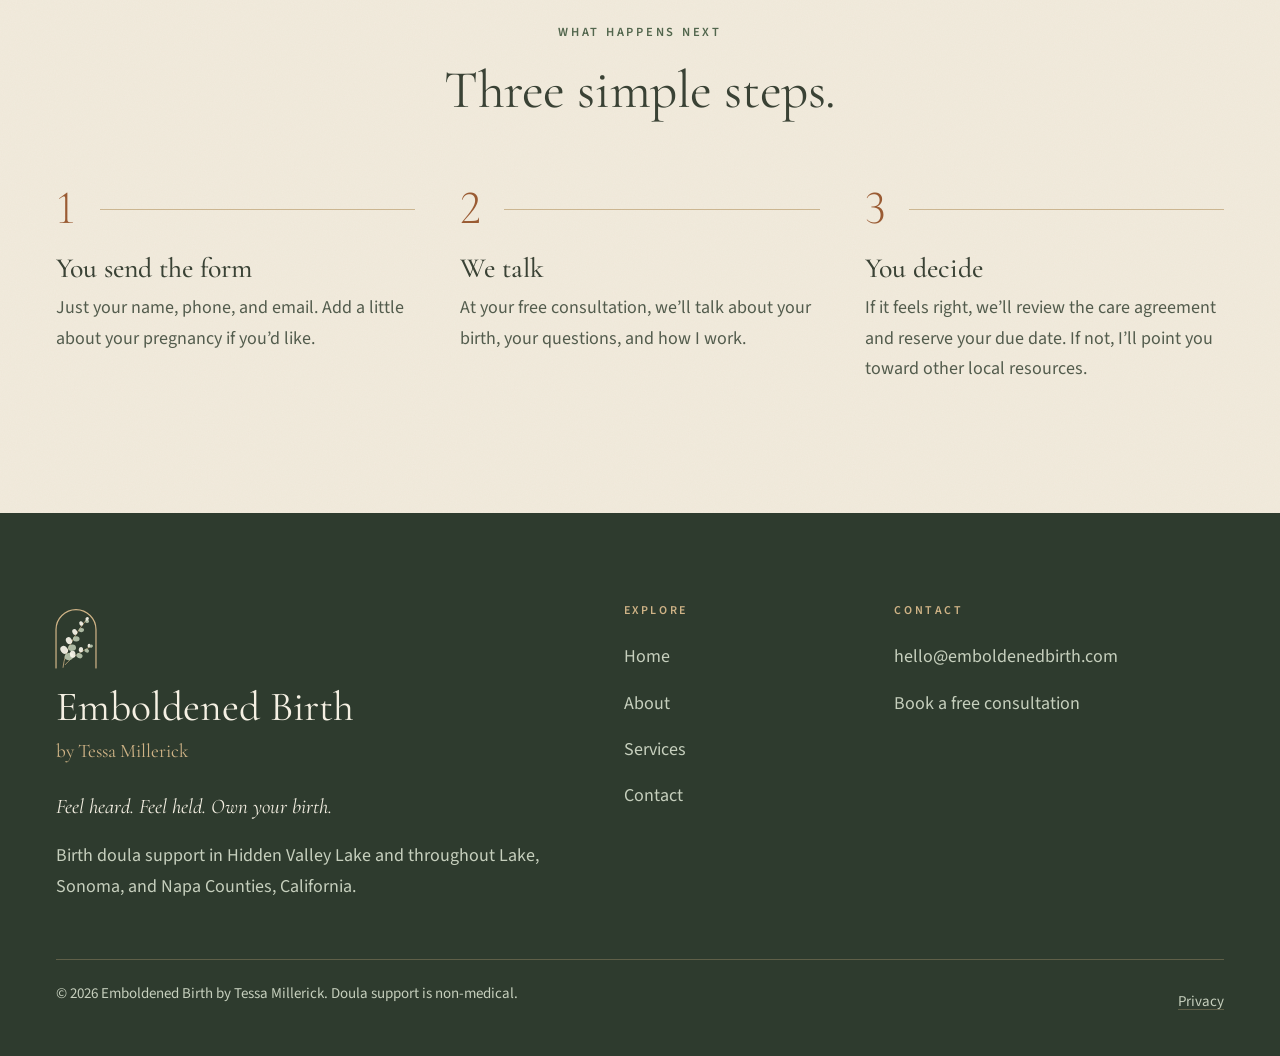
<file: contact.html>
<!doctype html>
<html lang="en">
<head>
  <meta charset="utf-8">
  <meta name="viewport" content="width=device-width, initial-scale=1, viewport-fit=cover">
  <title>Contact &amp; Free Consultation | Emboldened Birth</title>
  <meta name="description" content="Book a free consultation with Tessa Millerick, birth doula in Hidden Valley Lake, California, serving Lake, Sonoma, and Napa Counties. Fill out the short contact form or email hello@emboldenedbirth.com.">
  <meta name="author" content="Tessa Millerick">
  <meta name="theme-color" content="#2e3b2e">
  <link rel="icon" href="assets/img/favicon.svg?v=arch" type="image/svg+xml">
  <link rel="icon" href="assets/img/favicon-32.png?v=arch" sizes="32x32" type="image/png">
  <link rel="apple-touch-icon" href="assets/img/apple-touch-icon.png?v=arch">
  <link rel="preload" href="assets/fonts/cormorant-garamond-latin.woff2" as="font" type="font/woff2" crossorigin>
  <link rel="preload" href="assets/fonts/source-sans-3-latin.woff2" as="font" type="font/woff2" crossorigin>
  <link rel="stylesheet" href="assets/css/styles.css?v=7c658a1c61">
  <meta property="og:type" content="website">
  <meta property="og:locale" content="en_US">
  <meta property="og:site_name" content="Emboldened Birth">
  <meta property="og:title" content="Contact &amp; Free Consultation | Emboldened Birth">
  <meta property="og:description" content="Book a free consultation with Tessa Millerick, birth doula in Hidden Valley Lake, California, serving Lake, Sonoma, and Napa Counties.">
  <link rel="canonical" href="https://emboldenedbirth.com/contact.html">
  <meta property="og:url" content="https://emboldenedbirth.com/contact.html">
  <meta property="og:image" content="https://emboldenedbirth.com/assets/img/og-image.jpg">
  <meta property="og:image:width" content="1200">
  <meta property="og:image:height" content="630">
  <meta property="og:image:alt" content="Emboldened Birth by Tessa Millerick: copper lettering framed by watercolor eucalyptus on warm ivory.">
  <meta name="twitter:card" content="summary_large_image">
  <meta name="twitter:title" content="Contact &amp; Free Consultation | Emboldened Birth">
  <meta name="twitter:description" content="Book a free consultation with Tessa Millerick, birth doula in Hidden Valley Lake, California, serving Lake, Sonoma, and Napa Counties.">
  <meta name="twitter:image" content="https://emboldenedbirth.com/assets/img/og-image.jpg">
</head><body>
  <a class="skip-link" href="#main">Skip to content</a>

  <div class="announce">
    <p><a href="contact.html">Free first consultation</a><span class="announce__more"><span class="dot" aria-hidden="true">·</span>Serving Lake, Sonoma &amp; Napa Counties</span></p>
  </div>

  <header class="site-header">
    <div class="wrap header-inner">
      <a class="brand" href="index.html" aria-label="Emboldened Birth home">
        <img class="brand-mark" src="assets/img/logo-mark.svg" alt="" width="44" height="55">
        <span class="brand-text">
          <span class="brand-name">Emboldened Birth</span>
          <span class="brand-by">by Tessa Millerick</span>
        </span>
      </a>
      <div class="header-nav">
        <nav class="site-nav" aria-label="Main navigation">
          <a href="index.html">Home</a>
          <a href="about.html">About</a>
          <a href="services.html">Services</a>
          <a href="contact.html" aria-current="page">Contact</a>
        </nav>
      </div>
    </div>
  </header>

  <main id="main">
    <section class="page-hero" aria-labelledby="page-heading">
      <img class="page-hero__art" src="assets/img/botanical-corner-tr.webp" srcset="assets/img/botanical-corner-tr.webp 681w, assets/img/botanical-corner-tr-lg.webp 1223w" sizes="(min-width: 1366px) 464px, 34vw" alt="" width="1223" height="1216">
      <div class="wrap">
        <div class="page-hero__inner">
          <p class="eyebrow">Contact</p>
          <h1 id="page-heading">Let’s talk about your birth.</h1>
          <p class="lede">Your first consultation is free. Tell me a little about what you’re hoping for, and I’ll be in touch to find a time.</p>
        </div>
      </div>
    </section>

    <section class="section section--flush-top" aria-labelledby="reach-heading">
      <div class="wrap contact-grid">
        <div>
          <h2 id="reach-heading">Book your free consultation.</h2>
          <p class="lede">Fill in your name, phone number, and email, and I’ll reach out to find a time that works for you.</p>
          <form class="consult-form" id="consult-form" action="https://formsubmit.co/hello@emboldenedbirth.com" method="POST">
            <input type="hidden" name="_subject" value="New consultation request from emboldenedbirth.com">
            <input type="hidden" name="_template" value="table">
            <input type="hidden" name="_captcha" value="false">
            <input type="hidden" name="_next" value="https://emboldenedbirth.com/thanks.html">
            <p class="consult-form__honey" aria-hidden="true">
              <label>Leave this empty <input type="text" name="_honey" tabindex="-1" autocomplete="off"></label>
            </p>

            <div class="field">
              <label for="cf-name">Name</label>
              <input id="cf-name" name="name" type="text" autocomplete="name" required>
            </div>
            <div class="field-row">
              <div class="field">
                <label for="cf-phone">Phone number</label>
                <input id="cf-phone" name="phone" type="tel" autocomplete="tel" inputmode="tel" placeholder="(707) 555-0123" required>
              </div>
              <div class="field">
                <label for="cf-email">Email</label>
                <input id="cf-email" name="email" type="email" autocomplete="email" placeholder="you@example.com" required>
              </div>
            </div>
            <div class="field">
              <label for="cf-due">Due date <span class="field__optional">(optional)</span></label>
              <input id="cf-due" name="due_date" type="text" placeholder="e.g. March 2027">
            </div>
            <div class="field">
              <label for="cf-message">Anything you’d like me to know? <span class="field__optional">(optional)</span></label>
              <textarea id="cf-message" name="message" rows="4" placeholder="Where you’re planning to give birth, what kind of support you’re hoping for…"></textarea>
            </div>
            <button class="btn btn--primary" type="submit">Send my request</button>
            <p class="small">Please don’t include private medical details here. We can talk through anything sensitive when we speak.</p>
          </form>
        </div>
        <aside class="letter" aria-labelledby="note-heading">
          <h2 id="note-heading">Prefer email?</h2>
          <ul class="contact-methods contact-methods--aside">
            <li>
              <a class="contact-method" href="mailto:hello@emboldenedbirth.com?subject=Free%20consultation">
                <span class="contact-method__text">
                  <span class="contact-method__label">Email</span>
                  <span class="contact-method__value">hello@emboldenedbirth.com</span>
                </span>
                <span class="contact-method__go">Write to me</span>
              </a>
            </li>
            <li>
              <div class="contact-method contact-method--plain">
                <span class="contact-method__text">
                  <span class="contact-method__label">Based in</span>
                  <span class="contact-method__value">Hidden Valley Lake, California<br>Serving Lake, Sonoma, and Napa Counties</span>
                </span>
              </div>
            </li>
          </ul>
          <p class="small">Messages aren’t monitored around the clock. If you’re in labor or have an urgent medical concern, contact your midwife or physician, or call 911.</p>
        </aside>
      </div>
    </section>

    <section class="section section--oat" aria-labelledby="next-heading">
      <div class="wrap">
        <div class="section-head section-head--center reveal">
          <p class="eyebrow">What happens next</p>
          <h2 id="next-heading">Three simple steps.</h2>
        </div>
        <ol class="steps steps--three">
          <li class="reveal">
            <h3>You send the form</h3>
            <p>Just your name, phone, and email. Add a little about your pregnancy if you’d like.</p>
          </li>
          <li class="reveal">
            <h3>We talk</h3>
            <p>At your free consultation, we’ll talk about your birth, your questions, and how I work.</p>
          </li>
          <li class="reveal">
            <h3>You decide</h3>
            <p>If it feels right, we’ll review the care agreement and reserve your due date. If not, I’ll point you toward other local resources.</p>
          </li>
        </ol>
      </div>
    </section>
  </main>

  <footer class="site-footer">
    <div class="wrap">
      <div class="footer-grid">
        <div>
          <img class="footer-mark" src="assets/img/logo-mark-on-green.svg" alt="" width="52" height="66" loading="lazy" decoding="async">
          <p class="footer-brand">Emboldened Birth</p>
          <p class="footer-by">by Tessa Millerick</p>
          <p class="footer-tagline">Feel heard. Feel held. Own your birth.</p>
          <p class="footer-description">Birth doula support in Hidden Valley Lake and throughout Lake, Sonoma, and Napa Counties, California.</p>
        </div>
        <nav aria-label="Footer navigation">
          <p class="footer-heading">Explore</p>
          <ul class="footer-links">
            <li><a href="index.html">Home</a></li>
            <li><a href="about.html">About</a></li>
            <li><a href="services.html">Services</a></li>
            <li><a href="contact.html">Contact</a></li>
          </ul>
        </nav>
        <div>
          <p class="footer-heading">Contact</p>
          <ul class="footer-links">
            <li><a href="mailto:hello@emboldenedbirth.com">hello@emboldenedbirth.com</a></li>
            <li><a href="contact.html">Book a free consultation</a></li>
          </ul>
        </div>
      </div>
      <div class="footer-legal">
        <p>© 2026 Emboldened Birth by Tessa Millerick. Doula support is non-medical.</p>
        <p><a href="privacy.html">Privacy</a></p>
      </div>
    </div>
  </footer>
</body>
</html>
</file>
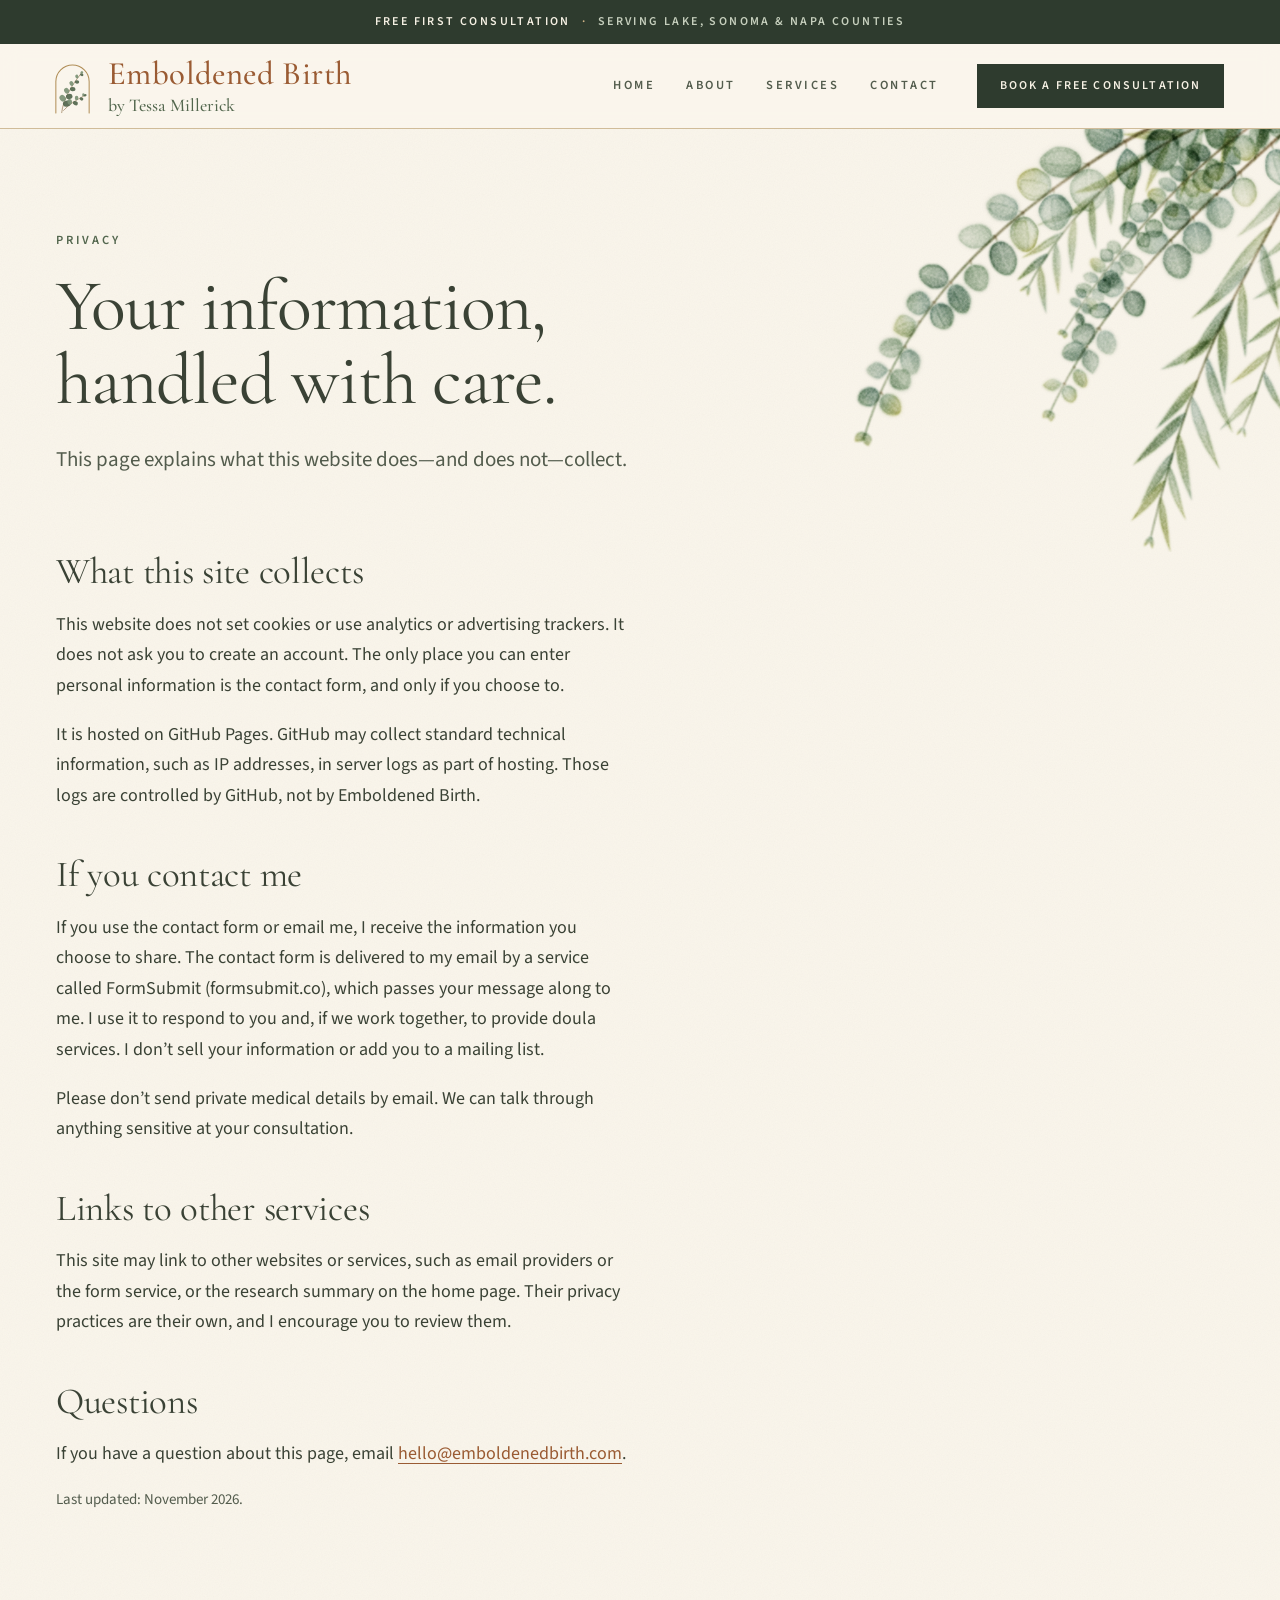
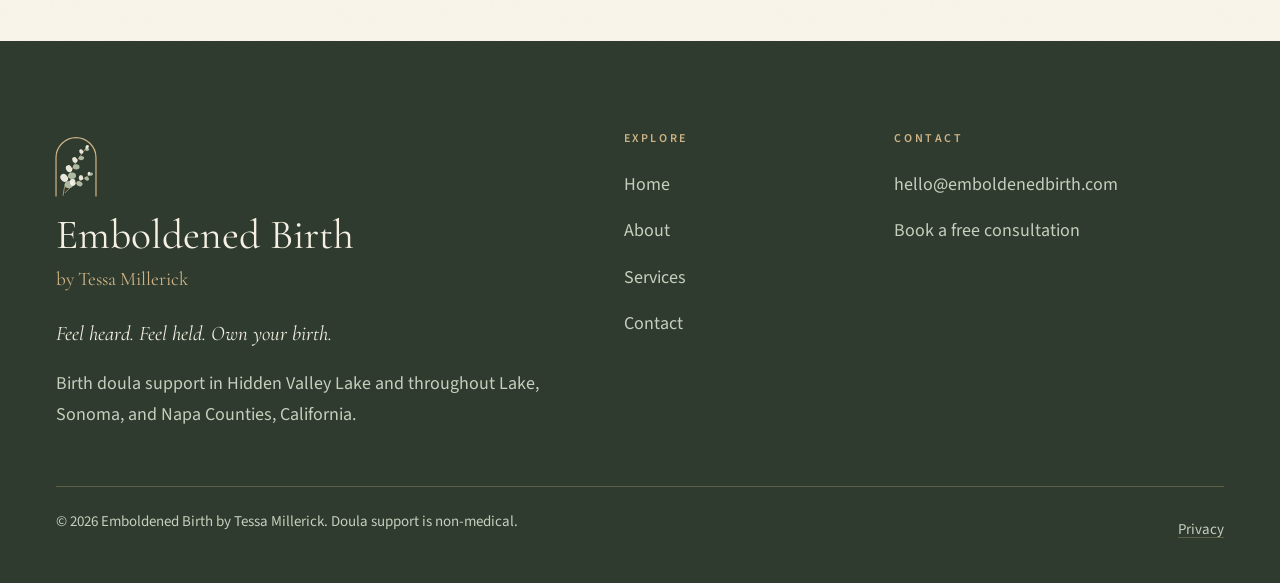
<file: privacy.html>
<!doctype html>
<html lang="en">
<head>
  <meta charset="utf-8">
  <meta name="viewport" content="width=device-width, initial-scale=1, viewport-fit=cover">
  <title>Privacy | Emboldened Birth</title>
  <meta name="description" content="How Emboldened Birth handles information on this website.">
  <meta name="author" content="Tessa Millerick">
  <meta name="theme-color" content="#2e3b2e">
  <link rel="icon" href="assets/img/favicon.svg?v=arch" type="image/svg+xml">
  <link rel="icon" href="assets/img/favicon-32.png?v=arch" sizes="32x32" type="image/png">
  <link rel="apple-touch-icon" href="assets/img/apple-touch-icon.png?v=arch">
  <link rel="preload" href="assets/fonts/cormorant-garamond-latin.woff2" as="font" type="font/woff2" crossorigin>
  <link rel="preload" href="assets/fonts/source-sans-3-latin.woff2" as="font" type="font/woff2" crossorigin>
  <link rel="stylesheet" href="assets/css/styles.css?v=7c658a1c61">
  <meta property="og:type" content="website">
  <meta property="og:locale" content="en_US">
  <meta property="og:site_name" content="Emboldened Birth">
  <meta property="og:title" content="Privacy | Emboldened Birth">
  <meta property="og:description" content="How Emboldened Birth handles information on this website.">
  <link rel="canonical" href="https://emboldenedbirth.com/privacy.html">
  <meta property="og:url" content="https://emboldenedbirth.com/privacy.html">
  <meta property="og:image" content="https://emboldenedbirth.com/assets/img/og-image.jpg">
  <meta property="og:image:width" content="1200">
  <meta property="og:image:height" content="630">
  <meta property="og:image:alt" content="Emboldened Birth by Tessa Millerick: copper lettering framed by watercolor eucalyptus on warm ivory.">
  <meta name="twitter:card" content="summary_large_image">
  <meta name="twitter:title" content="Privacy | Emboldened Birth">
  <meta name="twitter:description" content="How Emboldened Birth handles information on this website.">
  <meta name="twitter:image" content="https://emboldenedbirth.com/assets/img/og-image.jpg">
</head><body>
  <a class="skip-link" href="#main">Skip to content</a>

  <div class="announce">
    <p><a href="contact.html">Free first consultation</a><span class="announce__more"><span class="dot" aria-hidden="true">·</span>Serving Lake, Sonoma &amp; Napa Counties</span></p>
  </div>

  <header class="site-header">
    <div class="wrap header-inner">
      <a class="brand" href="index.html" aria-label="Emboldened Birth home">
        <img class="brand-mark" src="assets/img/logo-mark.svg" alt="" width="44" height="55">
        <span class="brand-text">
          <span class="brand-name">Emboldened Birth</span>
          <span class="brand-by">by Tessa Millerick</span>
        </span>
      </a>
      <div class="header-nav">
        <nav class="site-nav" aria-label="Main navigation">
          <a href="index.html">Home</a>
          <a href="about.html">About</a>
          <a href="services.html">Services</a>
          <a href="contact.html">Contact</a>
        </nav>
        <a class="btn btn--primary btn--small header-cta" href="contact.html">Book a free consultation</a>
      </div>
    </div>
  </header>

  <main id="main">
    <section class="page-hero" aria-labelledby="page-heading">
      <img class="page-hero__art" src="assets/img/botanical-corner-tr.webp" srcset="assets/img/botanical-corner-tr.webp 681w, assets/img/botanical-corner-tr-lg.webp 1223w" sizes="(min-width: 1366px) 464px, 34vw" alt="" width="1223" height="1216">
      <div class="wrap">
        <div class="page-hero__inner">
          <p class="eyebrow">Privacy</p>
          <h1 id="page-heading">Your information, handled with care.</h1>
          <p class="lede">This page explains what this website does—and does not—collect.</p>
        </div>
      </div>
    </section>

    <section class="section section--flush-top">
      <div class="wrap">
        <div class="prose">
          <h2>What this site collects</h2>
          <p>This website does not set cookies or use analytics or advertising trackers. It does not ask you to create an account. The only place you can enter personal information is the contact form, and only if you choose to.</p>
          <p>It is hosted on GitHub Pages. GitHub may collect standard technical information, such as IP addresses, in server logs as part of hosting. Those logs are controlled by GitHub, not by Emboldened Birth.</p>

          <h2>If you contact me</h2>
          <p>If you use the contact form or email me, I receive the information you choose to share. The contact form is delivered to my email by a service called FormSubmit (formsubmit.co), which passes your message along to me. I use it to respond to you and, if we work together, to provide doula services. I don’t sell your information or add you to a mailing list.</p>
          <p>Please don’t send private medical details by email. We can talk through anything sensitive at your consultation.</p>

          <h2>Links to other services</h2>
          <p>This site may link to other websites or services, such as email providers or the form service, or the research summary on the home page. Their privacy practices are their own, and I encourage you to review them.</p>

          <h2>Questions</h2>
          <p>If you have a question about this page, email <a href="mailto:hello@emboldenedbirth.com">hello@emboldenedbirth.com</a>.</p>
          <p class="small muted">Last updated: November 2026.</p>
        </div>
      </div>
    </section>
  </main>

  <footer class="site-footer">
    <div class="wrap">
      <div class="footer-grid">
        <div>
          <img class="footer-mark" src="assets/img/logo-mark-on-green.svg" alt="" width="52" height="66" loading="lazy" decoding="async">
          <p class="footer-brand">Emboldened Birth</p>
          <p class="footer-by">by Tessa Millerick</p>
          <p class="footer-tagline">Feel heard. Feel held. Own your birth.</p>
          <p class="footer-description">Birth doula support in Hidden Valley Lake and throughout Lake, Sonoma, and Napa Counties, California.</p>
        </div>
        <nav aria-label="Footer navigation">
          <p class="footer-heading">Explore</p>
          <ul class="footer-links">
            <li><a href="index.html">Home</a></li>
            <li><a href="about.html">About</a></li>
            <li><a href="services.html">Services</a></li>
            <li><a href="contact.html">Contact</a></li>
          </ul>
        </nav>
        <div>
          <p class="footer-heading">Contact</p>
          <ul class="footer-links">
            <li><a href="mailto:hello@emboldenedbirth.com">hello@emboldenedbirth.com</a></li>
            <li><a href="contact.html">Book a free consultation</a></li>
          </ul>
        </div>
      </div>
      <div class="footer-legal">
        <p>© 2026 Emboldened Birth by Tessa Millerick. Doula support is non-medical.</p>
        <p><a href="privacy.html">Privacy</a></p>
      </div>
    </div>
  </footer>
</body>
</html>
</file>
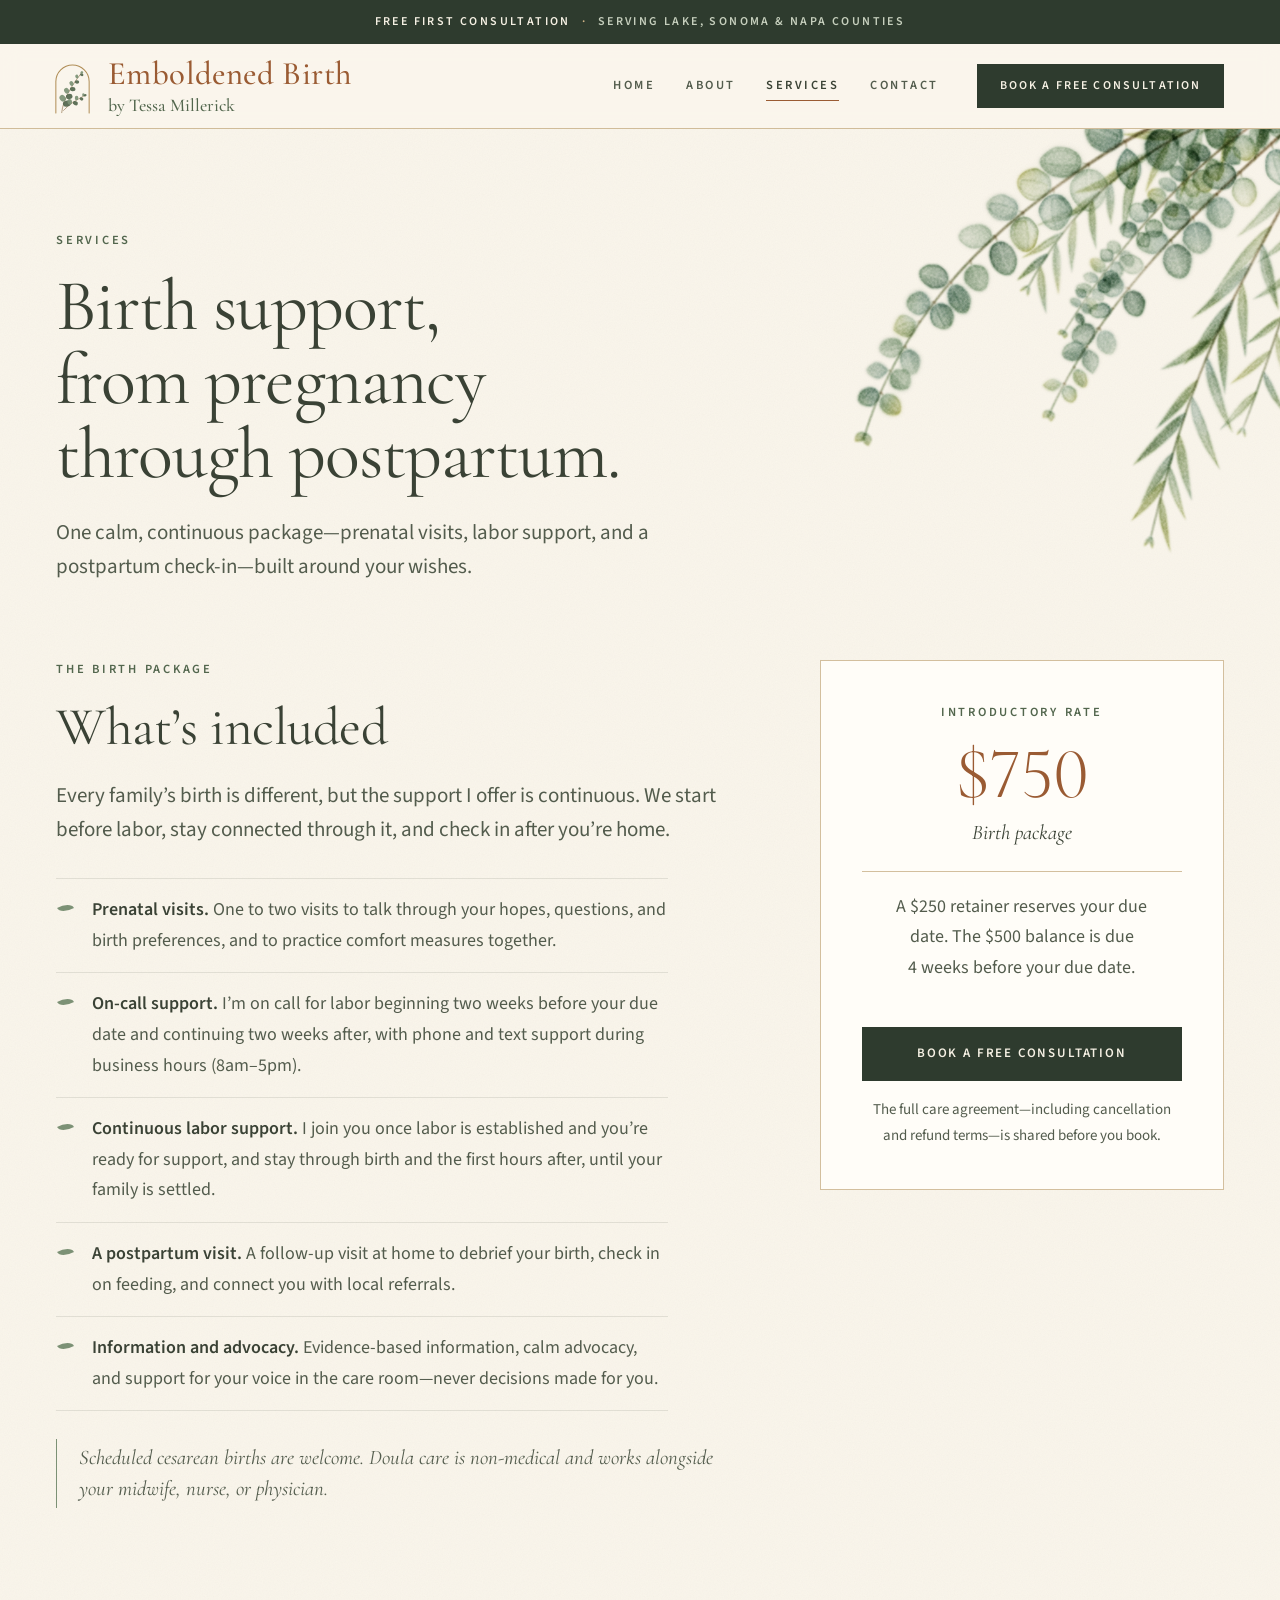
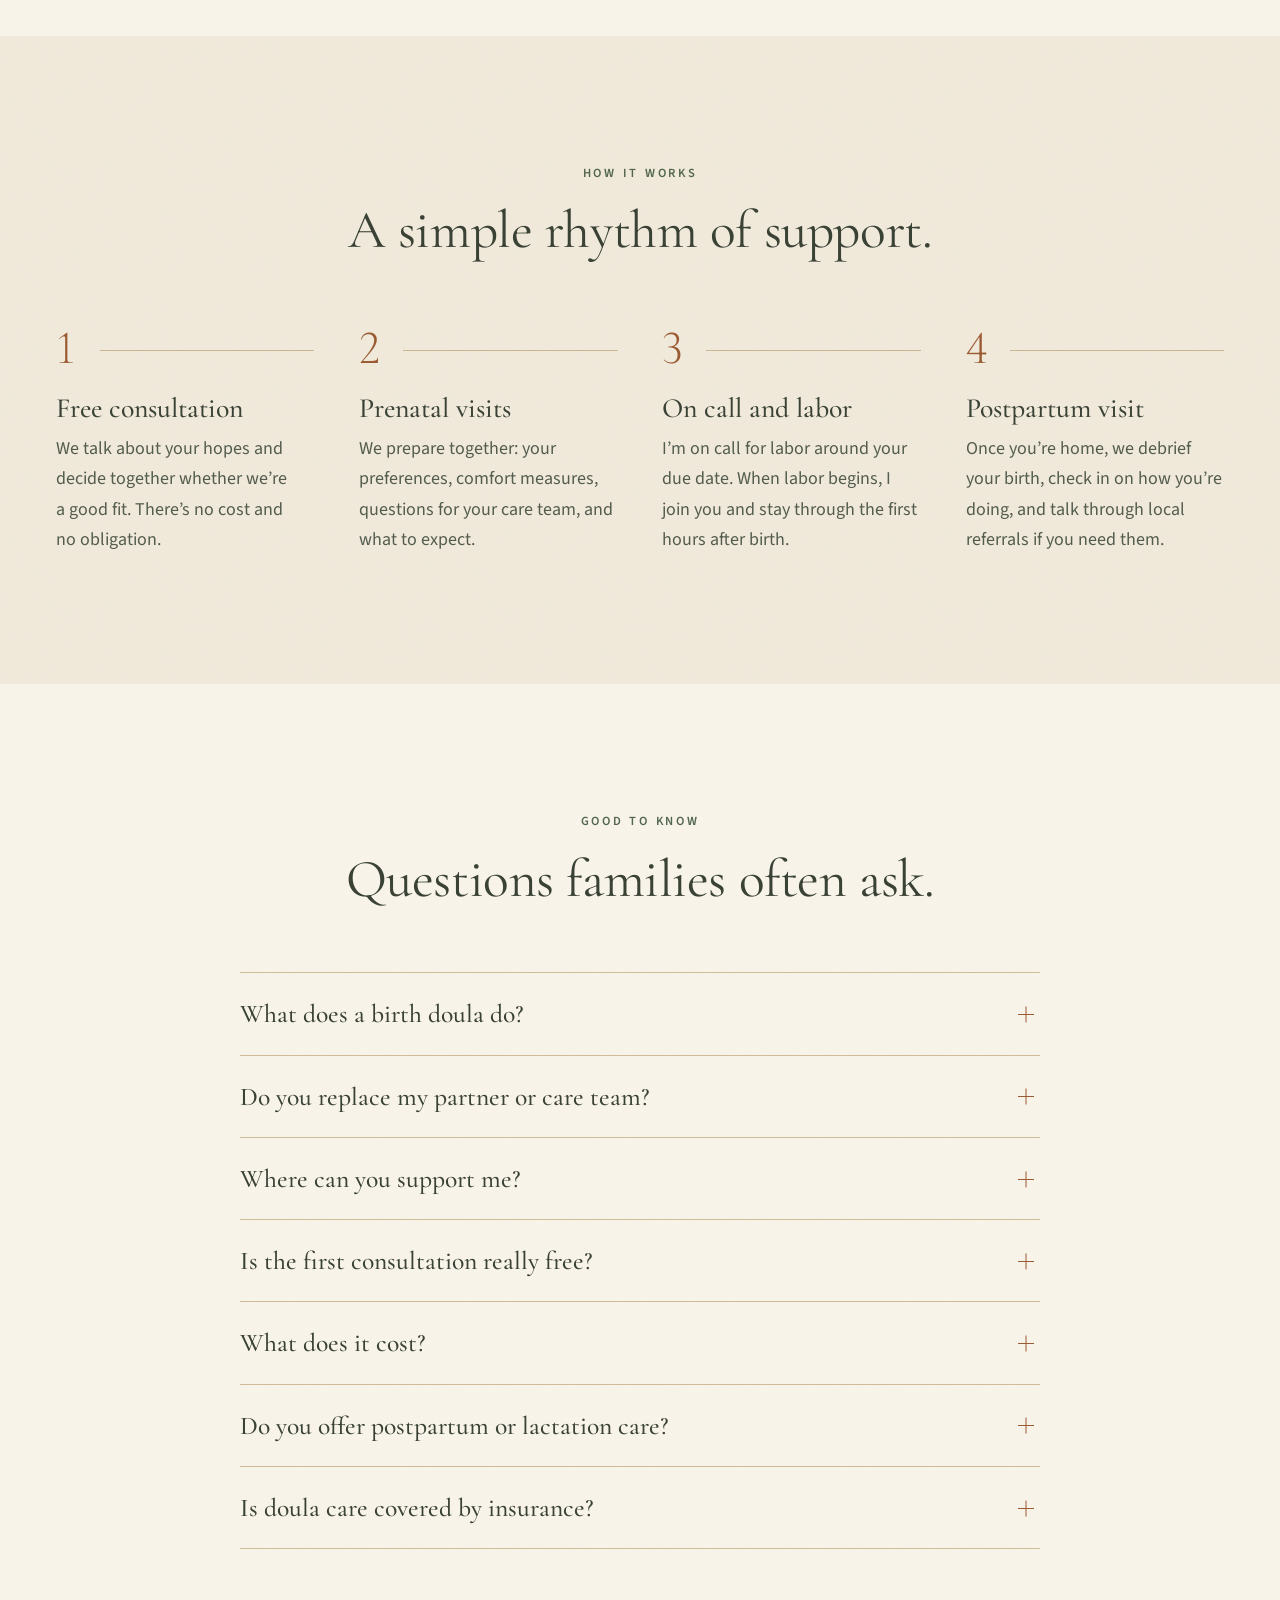
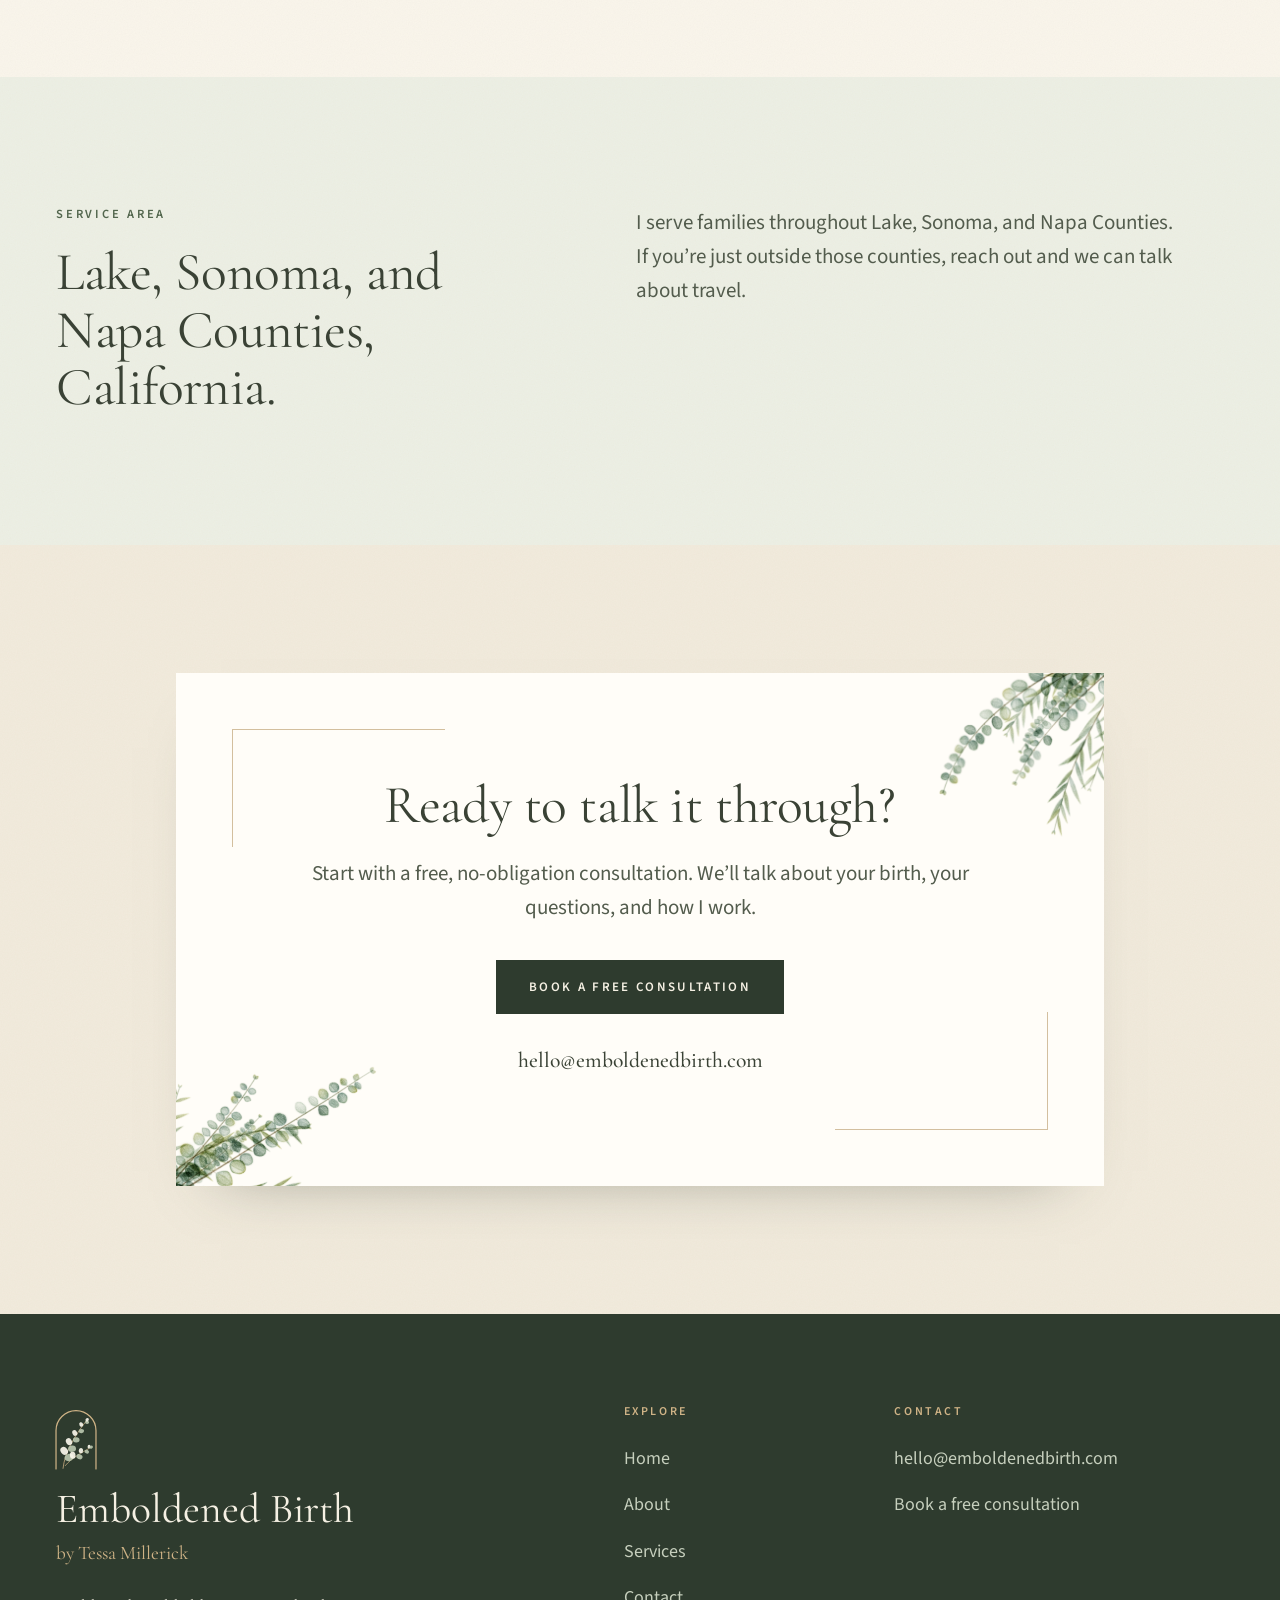
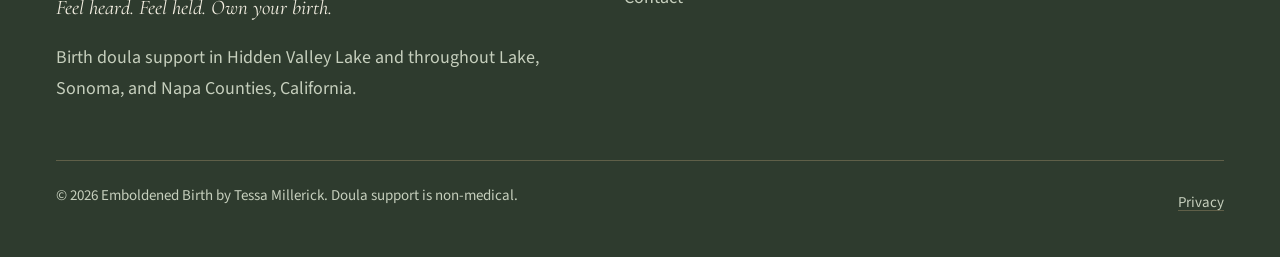
<file: services.html>
<!doctype html>
<html lang="en">
<head>
  <meta charset="utf-8">
  <meta name="viewport" content="width=device-width, initial-scale=1, viewport-fit=cover">
  <title>Birth Doula Services &amp; Investment | Emboldened Birth</title>
  <meta name="description" content="Birth doula support in Lake, Sonoma, and Napa Counties, California: a free consultation, prenatal visits, continuous labor support, and a postpartum visit. Introductory package $750.">
  <meta name="author" content="Tessa Millerick">
  <meta name="theme-color" content="#2e3b2e">
  <link rel="icon" href="assets/img/favicon.svg?v=arch" type="image/svg+xml">
  <link rel="icon" href="assets/img/favicon-32.png?v=arch" sizes="32x32" type="image/png">
  <link rel="apple-touch-icon" href="assets/img/apple-touch-icon.png?v=arch">
  <link rel="preload" href="assets/fonts/cormorant-garamond-latin.woff2" as="font" type="font/woff2" crossorigin>
  <link rel="preload" href="assets/fonts/source-sans-3-latin.woff2" as="font" type="font/woff2" crossorigin>
  <link rel="stylesheet" href="assets/css/styles.css?v=7c658a1c61">
  <meta property="og:type" content="website">
  <meta property="og:locale" content="en_US">
  <meta property="og:site_name" content="Emboldened Birth">
  <meta property="og:title" content="Birth Doula Services &amp; Investment | Emboldened Birth">
  <meta property="og:description" content="A free consultation, prenatal visits, continuous labor support, and a postpartum visit in Lake, Sonoma, and Napa Counties, California. Introductory package $750.">
  <link rel="canonical" href="https://emboldenedbirth.com/services.html">
  <meta property="og:url" content="https://emboldenedbirth.com/services.html">
  <meta property="og:image" content="https://emboldenedbirth.com/assets/img/og-image.jpg">
  <meta property="og:image:width" content="1200">
  <meta property="og:image:height" content="630">
  <meta property="og:image:alt" content="Emboldened Birth by Tessa Millerick: copper lettering framed by watercolor eucalyptus on warm ivory.">
  <meta name="twitter:card" content="summary_large_image">
  <meta name="twitter:title" content="Birth Doula Services &amp; Investment | Emboldened Birth">
  <meta name="twitter:description" content="A free consultation, prenatal visits, continuous labor support, and a postpartum visit in Lake, Sonoma, and Napa Counties, California. Introductory package $750.">
  <meta name="twitter:image" content="https://emboldenedbirth.com/assets/img/og-image.jpg">
</head><body class="has-contact-bar">
  <a class="skip-link" href="#main">Skip to content</a>

  <div class="announce">
    <p><a href="contact.html">Free first consultation</a><span class="announce__more"><span class="dot" aria-hidden="true">·</span>Serving Lake, Sonoma &amp; Napa Counties</span></p>
  </div>

  <header class="site-header">
    <div class="wrap header-inner">
      <a class="brand" href="index.html" aria-label="Emboldened Birth home">
        <img class="brand-mark" src="assets/img/logo-mark.svg" alt="" width="44" height="55">
        <span class="brand-text">
          <span class="brand-name">Emboldened Birth</span>
          <span class="brand-by">by Tessa Millerick</span>
        </span>
      </a>
      <div class="header-nav">
        <nav class="site-nav" aria-label="Main navigation">
          <a href="index.html">Home</a>
          <a href="about.html">About</a>
          <a href="services.html" aria-current="page">Services</a>
          <a href="contact.html">Contact</a>
        </nav>
        <a class="btn btn--primary btn--small header-cta" href="contact.html">Book a free consultation</a>
      </div>
    </div>
  </header>

  <main id="main">
    <section class="page-hero" aria-labelledby="page-heading">
      <img class="page-hero__art" src="assets/img/botanical-corner-tr.webp" srcset="assets/img/botanical-corner-tr.webp 681w, assets/img/botanical-corner-tr-lg.webp 1223w" sizes="(min-width: 1366px) 464px, 34vw" alt="" width="1223" height="1216">
      <div class="wrap">
        <div class="page-hero__inner">
          <p class="eyebrow">Services</p>
          <h1 id="page-heading">Birth support, from pregnancy through postpartum.</h1>
          <p class="lede">One calm, continuous package—prenatal visits, labor support, and a postpartum check-in—built around your wishes.</p>
        </div>
      </div>
    </section>

    <section class="section section--flush-top" aria-labelledby="package-heading">
      <div class="wrap package package--sticky">
        <div>
          <p class="eyebrow">The birth package</p>
          <h2 id="package-heading">What’s included</h2>
          <p class="lede">Every family’s birth is different, but the support I offer is continuous. We start before labor, stay connected through it, and check in after you’re home.</p>
          <ul class="checklist checklist--detailed">
            <li><strong>Prenatal visits.</strong> One to two visits to talk through your hopes, questions, and birth preferences, and to practice comfort measures together.</li>
            <li><strong>On-call support.</strong> I’m on call for labor beginning two weeks before your due date and continuing two weeks after, with phone and text support during business hours (8am–5pm).</li>
            <li><strong>Continuous labor support.</strong> I join you once labor is established and you’re ready for support, and stay through birth and the first hours after, until your family is settled.</li>
            <li><strong>A postpartum visit.</strong> A follow-up visit at home to debrief your birth, check in on feeding, and connect you with local referrals.</li>
            <li><strong>Information and advocacy.</strong> Evidence-based information, calm advocacy, and support for your voice in the care room—never decisions made for you.</li>
          </ul>
          <p class="note">Scheduled cesarean births are welcome. Doula care is non-medical and works alongside your midwife, nurse, or physician.</p>
        </div>
        <aside class="price-card" aria-label="Birth package rate">
          <p class="price-card__label">Introductory rate</p>
          <p class="price-card__price">$750</p>
          <p class="price-card__name">Birth package</p>
          <p class="price-card__terms">A $250 retainer reserves your due date. The $500 balance is due 4 weeks before your due date.</p>
          <a class="btn btn--primary" href="contact.html">Book a free consultation</a>
          <p class="price-card__note">The full care agreement—including cancellation and refund terms—is shared before you book.</p>
        </aside>
      </div>
    </section>

    <section class="section section--oat" aria-labelledby="how-heading">
      <div class="wrap">
        <div class="section-head section-head--center reveal">
          <p class="eyebrow">How it works</p>
          <h2 id="how-heading">A simple rhythm of support.</h2>
        </div>
        <ol class="steps">
          <li class="reveal">
            <h3>Free consultation</h3>
            <p>We talk about your hopes and decide together whether we’re a good fit. There’s no cost and no obligation.</p>
          </li>
          <li class="reveal">
            <h3>Prenatal visits</h3>
            <p>We prepare together: your preferences, comfort measures, questions for your care team, and what to expect.</p>
          </li>
          <li class="reveal">
            <h3>On call and labor</h3>
            <p>I’m on call for labor around your due date. When labor begins, I join you and stay through the first hours after birth.</p>
          </li>
          <li class="reveal">
            <h3>Postpartum visit</h3>
            <p>Once you’re home, we debrief your birth, check in on how you’re doing, and talk through local referrals if you need them.</p>
          </li>
        </ol>
      </div>
    </section>

    <section class="section" aria-labelledby="faq-heading">
      <div class="wrap">
        <div class="section-head section-head--center reveal">
          <p class="eyebrow">Good to know</p>
          <h2 id="faq-heading">Questions families often ask.</h2>
        </div>
        <div class="faq">
          <details>
            <summary>What does a birth doula do?</summary>
            <div class="faq__answer">
              <p>A doula provides non-medical emotional, physical, and informational support before, during, and shortly after birth. I help you prepare, stay comfortable, understand your options, and communicate with your care team. I don’t perform clinical tasks, diagnose, or make medical decisions for you.</p>
            </div>
          </details>
          <details>
            <summary>Do you replace my partner or care team?</summary>
            <div class="faq__answer">
              <p>No. I work alongside your partner, midwife, nurses, and physician. Your partner isn’t competing with me—I help them support you in the way that feels right for your family.</p>
            </div>
          </details>
          <details>
            <summary>Where can you support me?</summary>
            <div class="faq__answer">
              <p>I support hospital, birth center, and home births with a qualified midwife present. I don’t attend unassisted home births. If you’re planning a scheduled cesarean, I can still support you before, during, and after.</p>
            </div>
          </details>
          <details>
            <summary>Is the first consultation really free?</summary>
            <div class="faq__answer">
              <p>Yes. Your first consultation is free, with no obligation. It’s a chance to ask questions, talk through what you’re hoping for, and see whether we’re a good fit.</p>
            </div>
          </details>
          <details>
            <summary>What does it cost?</summary>
            <div class="faq__answer">
              <p>The introductory rate is $750 for the birth package. A $250 retainer reserves your due date, and the $500 balance is due 4 weeks before your due date. We’ll review the full care agreement—including cancellation and refund terms—before you book.</p>
            </div>
          </details>
          <details>
            <summary>Do you offer postpartum or lactation care?</summary>
            <div class="faq__answer">
              <p>Not yet. I’m currently focused on birth support. Postpartum and lactation offerings are planned for later, and I’m happy to share local referrals in the meantime.</p>
            </div>
          </details>
          <details>
            <summary>Is doula care covered by insurance?</summary>
            <div class="faq__answer">
              <p>Right now, Emboldened Birth works on a private-pay basis. If that changes, I’ll share the details here.</p>
            </div>
          </details>
        </div>
      </div>
    </section>

    <section class="section section--sage" aria-labelledby="area-heading">
      <div class="wrap area">
        <div>
          <p class="eyebrow">Service area</p>
          <h2 id="area-heading">Lake, Sonoma, and Napa Counties, California.</h2>
        </div>
        <p class="lede">I serve families throughout Lake, Sonoma, and Napa Counties. If you’re just outside those counties, reach out and we can talk about travel.</p>
      </div>
    </section>

    <section class="cta" aria-labelledby="cta-heading">
      <div class="wrap">
        <div class="cta__card reveal">
          <img class="cta__art cta__art--tr" src="assets/img/botanical-corner-tr.webp" alt="" width="681" height="677" loading="lazy" decoding="async">
          <img class="cta__art cta__art--bl" src="assets/img/botanical-corner-bl.webp" alt="" width="733" height="445" loading="lazy" decoding="async">
          <h2 id="cta-heading">Ready to talk it through?</h2>
          <p class="lede">Start with a free, no-obligation consultation. We’ll talk about your birth, your questions, and how I work.</p>
          <div class="button-row">
            <a class="btn btn--primary" href="contact.html">Book a free consultation</a>
          </div>
          <p class="cta__direct"><a href="mailto:hello@emboldenedbirth.com">hello@emboldenedbirth.com</a></p>
        </div>
      </div>
    </section>
  </main>

  <footer class="site-footer">
    <div class="wrap">
      <div class="footer-grid">
        <div>
          <img class="footer-mark" src="assets/img/logo-mark-on-green.svg" alt="" width="52" height="66" loading="lazy" decoding="async">
          <p class="footer-brand">Emboldened Birth</p>
          <p class="footer-by">by Tessa Millerick</p>
          <p class="footer-tagline">Feel heard. Feel held. Own your birth.</p>
          <p class="footer-description">Birth doula support in Hidden Valley Lake and throughout Lake, Sonoma, and Napa Counties, California.</p>
        </div>
        <nav aria-label="Footer navigation">
          <p class="footer-heading">Explore</p>
          <ul class="footer-links">
            <li><a href="index.html">Home</a></li>
            <li><a href="about.html">About</a></li>
            <li><a href="services.html">Services</a></li>
            <li><a href="contact.html">Contact</a></li>
          </ul>
        </nav>
        <div>
          <p class="footer-heading">Contact</p>
          <ul class="footer-links">
            <li><a href="mailto:hello@emboldenedbirth.com">hello@emboldenedbirth.com</a></li>
            <li><a href="contact.html">Book a free consultation</a></li>
          </ul>
        </div>
      </div>
      <div class="footer-legal">
        <p>© 2026 Emboldened Birth by Tessa Millerick. Doula support is non-medical.</p>
        <p><a href="privacy.html">Privacy</a></p>
      </div>
    </div>
  </footer>

  <nav class="contact-bar" aria-label="Contact Tessa">
    <a href="mailto:hello@emboldenedbirth.com?subject=Free%20consultation&amp;body=Hi%20Tessa%2C%0A%0AI%E2%80%99d%20like%20to%20set%20up%20a%20free%20consultation.%0A%0AMy%20due%20date%3A%20%0AWhere%20I%E2%80%99m%20planning%20to%20give%20birth%3A%20%0AWhat%20I%E2%80%99m%20hoping%20for%3A%20%0A%0AMy%20name%3A%20%0ABest%20way%20to%20reach%20me%3A%20%0A">
      <svg viewBox="0 0 24 24" aria-hidden="true"><path d="M3.5 6h17v12h-17z"/><path d="m4 6.5 8 6.5 8-6.5"/></svg>
      Email
    </a>
    <a href="contact.html#consult-form">
      <svg viewBox="0 0 24 24" aria-hidden="true"><path d="M5.5 3.5h13v17h-13z"/><path d="M8.5 8h7M8.5 12h7M8.5 16h4"/></svg>
      Free consult
    </a>
  </nav>
</body>
</html>
</file>
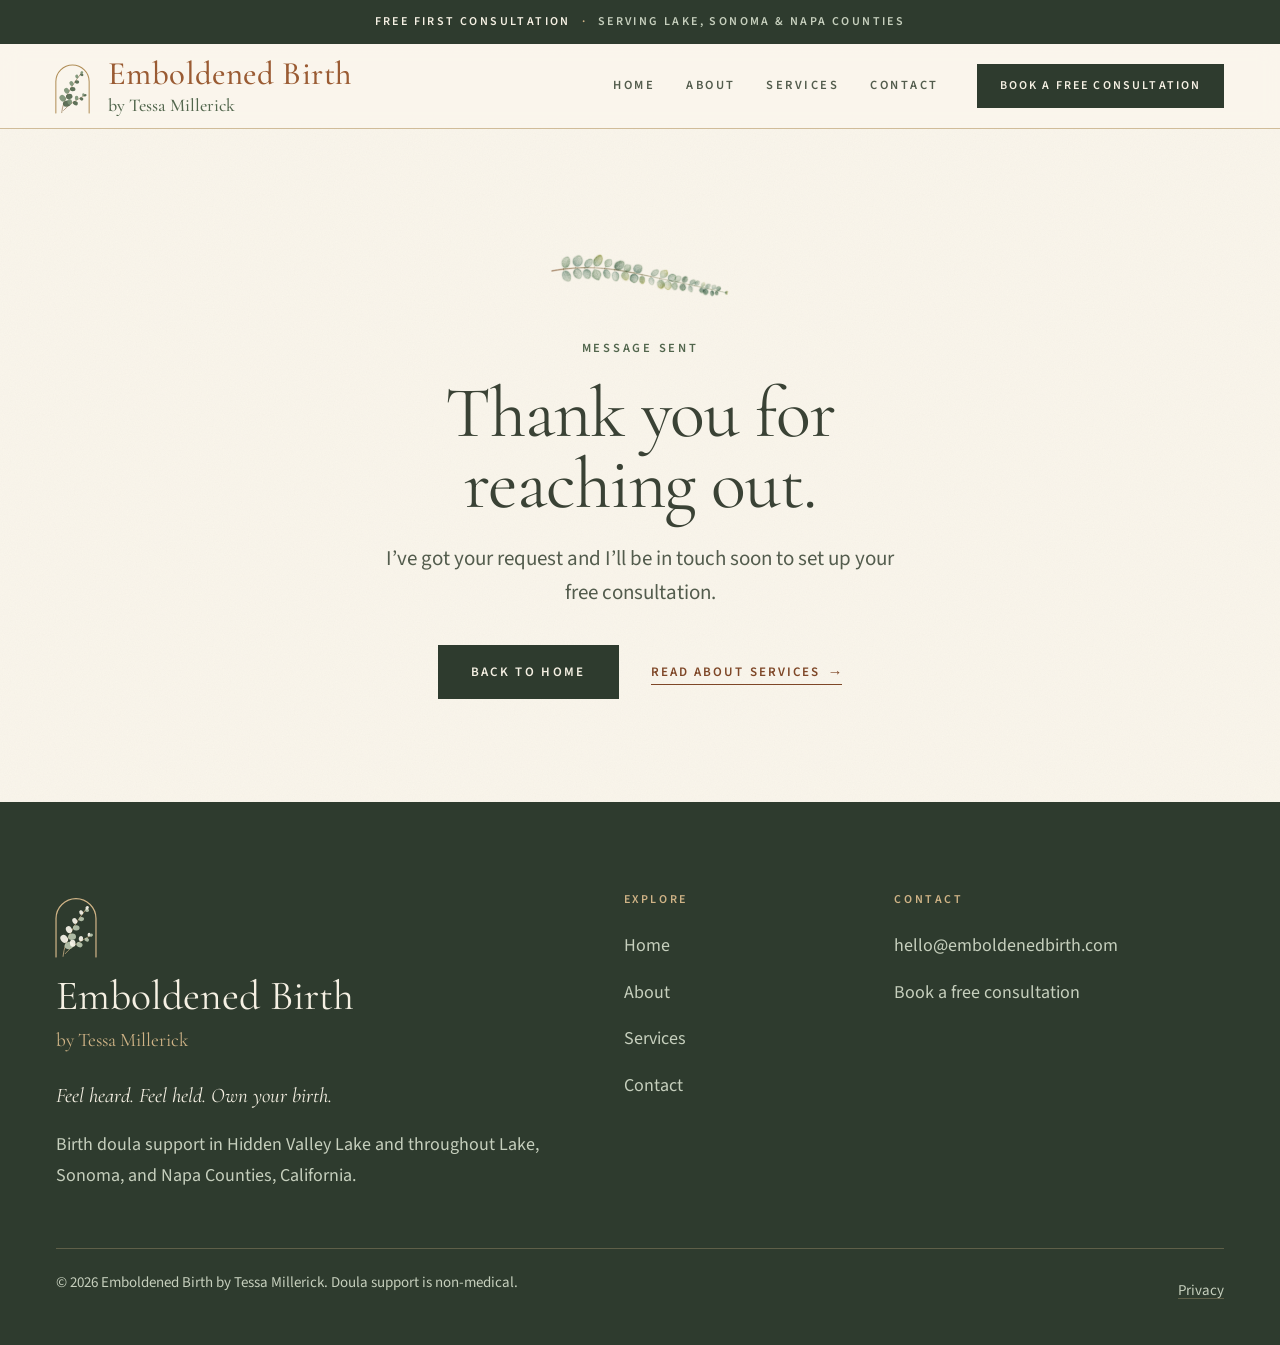
<file: thanks.html>
<!doctype html>
<html lang="en">
<head>
  <meta charset="utf-8">
  <meta name="viewport" content="width=device-width, initial-scale=1, viewport-fit=cover">
  <title>Thank You | Emboldened Birth</title>
  <meta name="description" content="Thank you for reaching out to Emboldened Birth.">
  <meta name="author" content="Tessa Millerick">
  <meta name="theme-color" content="#2e3b2e">
  <meta name="robots" content="noindex, nofollow">
  <link rel="icon" href="assets/img/favicon.svg?v=arch" type="image/svg+xml">
  <link rel="icon" href="assets/img/favicon-32.png?v=arch" sizes="32x32" type="image/png">
  <link rel="apple-touch-icon" href="assets/img/apple-touch-icon.png?v=arch">
  <link rel="preload" href="assets/fonts/cormorant-garamond-latin.woff2" as="font" type="font/woff2" crossorigin>
  <link rel="preload" href="assets/fonts/source-sans-3-latin.woff2" as="font" type="font/woff2" crossorigin>
  <link rel="stylesheet" href="assets/css/styles.css?v=7c658a1c61">
</head><body>
  <a class="skip-link" href="#main">Skip to content</a>

  <div class="announce">
    <p><a href="contact.html">Free first consultation</a><span class="announce__more"><span class="dot" aria-hidden="true">·</span>Serving Lake, Sonoma &amp; Napa Counties</span></p>
  </div>

  <header class="site-header">
    <div class="wrap header-inner">
      <a class="brand" href="index.html" aria-label="Emboldened Birth home">
        <img class="brand-mark" src="assets/img/logo-mark.svg" alt="" width="44" height="55">
        <span class="brand-text">
          <span class="brand-name">Emboldened Birth</span>
          <span class="brand-by">by Tessa Millerick</span>
        </span>
      </a>
      <div class="header-nav">
        <nav class="site-nav" aria-label="Main navigation">
          <a href="index.html">Home</a>
          <a href="about.html">About</a>
          <a href="services.html">Services</a>
          <a href="contact.html">Contact</a>
        </nav>
        <a class="btn btn--primary btn--small header-cta" href="contact.html">Book a free consultation</a>
      </div>
    </div>
  </header>

  <main id="main">
    <section class="not-found" aria-labelledby="thanks-heading">
      <div class="wrap not-found__inner">
        <img class="not-found__art" src="assets/img/botanical-sprig.webp" alt="" width="720" height="300" decoding="async">
        <p class="eyebrow">Message sent</p>
        <h1 id="thanks-heading">Thank you for reaching out.</h1>
        <p class="lede">I’ve got your request and I’ll be in touch soon to set up your free consultation.</p>
        <div class="button-row">
          <a class="btn btn--primary" href="index.html">Back to home</a>
          <a class="link" href="services.html">Read about services</a>
        </div>
      </div>
    </section>
  </main>

  <footer class="site-footer">
    <div class="wrap">
      <div class="footer-grid">
        <div>
          <img class="footer-mark" src="assets/img/logo-mark-on-green.svg" alt="" width="52" height="66" loading="lazy" decoding="async">
          <p class="footer-brand">Emboldened Birth</p>
          <p class="footer-by">by Tessa Millerick</p>
          <p class="footer-tagline">Feel heard. Feel held. Own your birth.</p>
          <p class="footer-description">Birth doula support in Hidden Valley Lake and throughout Lake, Sonoma, and Napa Counties, California.</p>
        </div>
        <nav aria-label="Footer navigation">
          <p class="footer-heading">Explore</p>
          <ul class="footer-links">
            <li><a href="index.html">Home</a></li>
            <li><a href="about.html">About</a></li>
            <li><a href="services.html">Services</a></li>
            <li><a href="contact.html">Contact</a></li>
          </ul>
        </nav>
        <div>
          <p class="footer-heading">Contact</p>
          <ul class="footer-links">
            <li><a href="mailto:hello@emboldenedbirth.com">hello@emboldenedbirth.com</a></li>
            <li><a href="contact.html">Book a free consultation</a></li>
          </ul>
        </div>
      </div>
      <div class="footer-legal">
        <p>© 2026 Emboldened Birth by Tessa Millerick. Doula support is non-medical.</p>
        <p><a href="privacy.html">Privacy</a></p>
      </div>
    </div>
  </footer>
</body>
</html>
</file>
<file: assets/css/styles.css>
/* ==========================================================================
   Emboldened Birth — site styles
   Plain CSS, no build step, no JavaScript. Follows the business card: warm
   ivory paper, copper and deep eucalyptus, Cormorant Garamond with Source
   Sans 3, thin brass rules, and original watercolour eucalyptus
   (tools/generate-botanicals.py). One deep green anchors each page: the top
   bar, the buttons, the phone contact bar and the footer.
   ========================================================================== */

@font-face {
  font-family: "Cormorant Garamond";
  src: url("../fonts/cormorant-garamond-latin.woff2") format("woff2");
  font-weight: 300 700;
  font-style: normal;
  font-display: swap;
}

@font-face {
  font-family: "Cormorant Garamond";
  src: url("../fonts/cormorant-garamond-italic-latin.woff2") format("woff2");
  font-weight: 300 700;
  font-style: italic;
  font-display: swap;
}

@font-face {
  font-family: "Source Sans 3";
  src: url("../fonts/source-sans-3-latin.woff2") format("woff2");
  font-weight: 400 700;
  font-style: normal;
  font-display: swap;
}

:root {
  /* Paper */
  --paper: #faf6ec;
  --paper-card: #fffdf8;
  --paper-oat: #f2ebdd;
  --paper-sage: #edf0e5;

  /* Ink and accents. Every text colour passes WCAG AA on every paper.
     Copper is for display sizes and for text on --paper or --paper-card;
     small copper text on the tinted papers uses --copper-deep. */
  --ink: #3a4235;
  --ink-soft: #535c4d;
  --copper: #9a5b33;
  --copper-deep: #7e4727;
  --eucalyptus: #52664d;

  /* The low note: top bar, buttons, phone contact bar, footer. Nowhere else. */
  --evergreen: #2e3b2e;
  --on-dark: #f5f0e3;
  --on-dark-soft: #c6cfbd;
  --brass-on-dark: #cfb386;
  --rule-on-dark: rgba(207, 179, 134, 0.3);

  /* Decorative only: never for text */
  --sage: #7c9175;
  --brass: #b08d57;
  --rule: rgba(176, 141, 87, 0.55);
  --rule-inner: rgba(176, 141, 87, 0.38);
  --rule-soft: rgba(58, 66, 53, 0.12);

  /* A whisper of paper grain */
  --grain: url("data:image/svg+xml,%3Csvg xmlns='http://www.w3.org/2000/svg' width='220' height='220'%3E%3Cfilter id='g'%3E%3CfeTurbulence type='fractalNoise' baseFrequency='.85' numOctaves='2' stitchTiles='stitch'/%3E%3CfeColorMatrix values='0 0 0 0 .42 0 0 0 0 .36 0 0 0 0 .25 0 0 0 .06 0'/%3E%3C/filter%3E%3Crect width='100%25' height='100%25' filter='url(%23g)'/%3E%3C/svg%3E");

  --serif: "Cormorant Garamond", Garamond, Georgia, "Times New Roman", serif;
  --sans: "Source Sans 3", "Source Sans Pro", -apple-system, BlinkMacSystemFont, "Segoe UI", Roboto, sans-serif;

  --wrap: 1200px;
  --gutter: max(clamp(1.25rem, 5vw, 3.5rem), env(safe-area-inset-left, 0px), env(safe-area-inset-right, 0px));
  --section: clamp(4.5rem, 10vw, 9rem);
  --measure: 32em; /* a comfortable line: about 70 characters */
  --ease: cubic-bezier(0.2, 0.7, 0.2, 1);
  --header-h: 5.25rem; /* height of the sticky header on wide screens */
  --bar-h: 3.5rem; /* height of the phone contact bar */
}

*,
*::before,
*::after {
  box-sizing: border-box;
}

html {
  -webkit-text-size-adjust: 100%;
  scroll-behavior: smooth;
  /* Keep headings and focused links clear of the sticky header. */
  scroll-padding-top: calc(var(--header-h) + 1rem);
}

body {
  margin: 0;
  background: var(--grain), var(--paper);
  color: var(--ink);
  font-family: var(--sans);
  font-size: clamp(1.0625rem, 1.02rem + 0.18vw, 1.125rem);
  line-height: 1.7;
  text-rendering: optimizeLegibility;
  -webkit-font-smoothing: antialiased;
}

img,
svg {
  display: block;
  max-width: 100%;
  height: auto;
}

p {
  margin: 0 0 1em;
  text-wrap: pretty;
}

p:last-child {
  margin-bottom: 0;
}

a {
  color: var(--copper);
  text-decoration-thickness: 1px;
  text-underline-offset: 0.22em;
  transition: color 200ms var(--ease);
}

a:hover {
  color: var(--copper-deep);
}

strong {
  font-weight: 600;
}

::selection {
  background: #e8dcc6;
  color: var(--ink);
}

:focus-visible {
  outline: 2px solid var(--copper);
  outline-offset: 3px;
}

/* On the deep green the focus ring turns brass, so it stays visible. */
.announce :focus-visible,
.site-footer :focus-visible,
.contact-bar :focus-visible {
  outline-color: var(--brass-on-dark);
}

.skip-link {
  position: absolute;
  top: -100px;
  left: 1rem;
  z-index: 100;
  padding: 0.75rem 1rem;
  background: var(--evergreen);
  color: var(--on-dark);
  font-weight: 600;
  text-decoration: none;
}

.skip-link:focus {
  top: 1rem;
  color: var(--on-dark);
}

/* Layout ------------------------------------------------------------------ */

.wrap {
  width: min(100% - (2 * var(--gutter)), var(--wrap));
  margin-inline: auto;
}

.section {
  position: relative;
  padding-block: var(--section);
}

.section--flush-top {
  padding-top: 0;
}

/* Tinted sections change the paper, with no rule between them. */
.section--oat {
  background: var(--grain), var(--paper-oat);
}

.section--sage {
  background: var(--grain), var(--paper-sage);
}

.section-head {
  max-width: 44rem;
  margin-bottom: clamp(2.5rem, 5vw, 4rem);
}

.section-head--center {
  margin-inline: auto;
  text-align: center;
}

.section-head--center .lede {
  margin-inline: auto;
}

/* Typography -------------------------------------------------------------- */

h1,
h2,
h3 {
  margin: 0;
  color: var(--ink);
  font-family: var(--serif);
  font-weight: 400;
  text-wrap: balance;
}

h1 {
  font-size: clamp(2.85rem, 1.6rem + 5.2vw, 5.75rem);
  line-height: 0.98;
  letter-spacing: -0.014em;
}

h2 {
  font-size: clamp(2.05rem, 1.5rem + 2.3vw, 3.35rem);
  line-height: 1.08;
  letter-spacing: -0.008em;
}

h3 {
  font-size: clamp(1.45rem, 1.3rem + 0.55vw, 1.75rem);
  font-weight: 500;
  line-height: 1.2;
}

h1 em,
h2 em,
h3 em {
  color: var(--copper);
  font-style: italic;
}

/* The space under a heading. (This has to out-rank `p { margin }` above.) */
h2 + p {
  margin-top: 1.35rem;
}

.lede {
  max-width: var(--measure);
  color: var(--ink-soft);
  font-size: clamp(1.15rem, 1.07rem + 0.36vw, 1.3125rem);
  line-height: 1.62;
}

.eyebrow {
  margin: 0 0 1.25rem;
  color: var(--eucalyptus);
  font-size: 0.78125rem;
  font-weight: 600;
  letter-spacing: 0.22em;
  line-height: 1.5;
  text-transform: uppercase;
}

.small {
  font-size: 0.9375rem;
  line-height: 1.65;
}

.muted {
  color: var(--ink-soft);
}

/* A quiet link with an arrow: the second-choice action beside a button. */
.link {
  display: inline-flex;
  align-items: center;
  gap: 0.55em;
  min-height: 2.75rem;
  background: linear-gradient(currentColor, currentColor) 0 calc(50% + 0.95em) / 100% 1px no-repeat;
  color: var(--copper-deep);
  font-size: 0.8125rem;
  font-weight: 600;
  letter-spacing: 0.16em;
  text-decoration: none;
  text-transform: uppercase;
}

.link::after {
  content: "\2192";
  font-size: 1.15em;
  letter-spacing: 0;
  transition: transform 260ms var(--ease);
}

.link:hover::after {
  transform: translateX(0.3em);
}

/* Top bar ------------------------------------------------------------------- */

.announce {
  background: var(--evergreen);
  color: var(--on-dark-soft);
  font-size: 0.75rem;
  font-weight: 600;
  letter-spacing: 0.2em;
  line-height: 1.4;
  text-align: center;
  text-transform: uppercase;
}

.announce p {
  margin: 0;
  padding-inline: var(--gutter);
}

/* The link fills the bar's height, so it is easy to tap. */
.announce a {
  display: inline-flex;
  align-items: center;
  min-height: 2.75rem;
  color: var(--on-dark);
  text-decoration: none;
}

.announce a:hover {
  color: var(--brass-on-dark);
}

.announce .dot {
  margin-inline: 0.9em;
  color: var(--brass-on-dark);
}

/* Header ------------------------------------------------------------------ */

.site-header {
  position: relative;
  z-index: 50;
  border-bottom: 1px solid var(--rule);
  background: var(--paper);
}

.header-inner {
  display: flex;
  align-items: center;
  justify-content: space-between;
  gap: 0.5rem 2rem;
  min-height: var(--header-h);
  padding-block: 0.85rem;
}

.brand {
  display: flex;
  align-items: center;
  gap: 0.8rem;
  line-height: 1;
  text-decoration: none;
}

/* The logo's arch mark, as tall as the two lines of the wordmark beside it. The arch's
   legs sit 10.3% of its height inside the drawing, so it is pulled left by that much to line
   up with the page's left edge. */
.brand-mark {
  --mark-h: clamp(3.1rem, 2.75rem + 1vw, 3.55rem);
  flex: none;
  width: auto;
  height: var(--mark-h);
  margin-left: calc(var(--mark-h) * -0.103);
}

/* Name over byline, left-aligned beside the mark as in the horizontal logo. */
.brand-text {
  display: flex;
  flex-direction: column;
  gap: 0.28rem;
  text-align: left;
}

.brand-name {
  color: var(--copper);
  font-family: var(--serif);
  font-size: clamp(1.7rem, 1.45rem + 0.9vw, 2.05rem);
  font-weight: 500;
  letter-spacing: 0.012em;
}

.brand-by {
  color: var(--eucalyptus);
  font-family: var(--serif);
  font-size: clamp(1rem, 0.95rem + 0.25vw, 1.125rem);
  font-weight: 500;
}

.brand:hover .brand-name {
  color: var(--copper-deep);
}

.header-nav {
  display: flex;
  align-items: center;
  gap: clamp(1.5rem, 3vw, 2.75rem);
}

.site-nav {
  display: flex;
  flex-wrap: wrap;
  gap: 0 clamp(1.25rem, 2.4vw, 2.25rem);
}

.site-nav a {
  position: relative;
  display: inline-flex;
  align-items: center;
  min-height: 2.75rem;
  color: var(--ink-soft);
  font-size: 0.78125rem;
  font-weight: 600;
  letter-spacing: 0.2em;
  text-decoration: none;
  text-transform: uppercase;
}

/* The copper underline draws itself in from the left. */
.site-nav a::after {
  position: absolute;
  right: 0;
  bottom: 0.45rem;
  left: 0;
  height: 1px;
  background: var(--copper);
  content: "";
  transform: scaleX(0);
  transform-origin: left;
  transition: transform 320ms var(--ease);
}

.site-nav a:hover,
.site-nav a[aria-current="page"] {
  color: var(--ink);
}

.site-nav a:hover::after,
.site-nav a[aria-current="page"]::after {
  transform: scaleX(1);
}

/* Buttons ----------------------------------------------------------------- */

.button-row {
  display: flex;
  flex-wrap: wrap;
  align-items: center;
  gap: 0.75rem 2rem;
  margin-top: 2.25rem;
}

.btn {
  display: inline-flex;
  align-items: center;
  justify-content: center;
  min-height: 3.375rem;
  padding: 1rem 2rem;
  border: 1px solid transparent;
  font-family: var(--sans);
  font-size: 0.8125rem;
  font-weight: 600;
  letter-spacing: 0.18em;
  line-height: 1.2;
  text-align: center;
  text-decoration: none;
  text-transform: uppercase;
  transition: background-color 260ms var(--ease), color 260ms var(--ease);
}

.btn--primary {
  background: var(--evergreen);
  color: var(--on-dark);
}

.btn--primary:hover {
  background: var(--copper-deep);
  color: var(--on-dark);
}

.btn--small {
  min-height: 2.75rem;
  padding: 0.7rem 1.35rem;
  font-size: 0.75rem;
}

/* Home hero ----------------------------------------------------------------- */

.hero {
  padding-block: clamp(2.75rem, 6vw, 5.5rem) clamp(4rem, 8vw, 7rem);
}

.hero__grid {
  display: grid;
  grid-template-columns: minmax(0, 7fr) minmax(0, 5fr);
  gap: clamp(2.5rem, 6vw, 6rem);
  align-items: center;
}

.hero .lede {
  margin-top: 1.75rem;
}

.hero__area {
  display: flex;
  align-items: center;
  gap: 0.9rem;
  margin-top: 2.5rem;
  color: var(--ink-soft);
  font-size: 0.78125rem;
  font-weight: 600;
  letter-spacing: 0.2em;
  text-transform: uppercase;
}

.hero__area::before {
  flex: none;
  width: 2.5rem;
  border-top: 1px solid var(--rule);
  content: "";
}

/* The arch: holds the botanical print now, Tessa's photo later --------------- */

.portrait {
  width: min(100%, 27rem);
  margin: 0 0 0 auto;
}

.portrait__frame {
  position: relative;
  aspect-ratio: 4 / 5;
  overflow: hidden;
  border-radius: 999px 999px 0 0;
  background: var(--grain), var(--paper-oat);
}

/* A brass keyline just inside the edge. */
.portrait__frame::after {
  position: absolute;
  inset: 0.7rem;
  border: 1px solid var(--rule);
  border-radius: inherit;
  content: "";
  pointer-events: none;
}

.portrait__frame img {
  width: 100%;
  height: 100%;
  object-fit: cover;
}

/* The placeholder print sits inside the arch with room around it.
   A photo has no class and fills the arch edge to edge. */
.portrait__frame img.portrait__print {
  padding: 13% 9% 5%;
  object-fit: contain;
  object-position: center bottom;
}

/* Interior page hero ---------------------------------------------------------- */

.page-hero {
  position: relative;
  overflow: clip;
  padding-block: clamp(3.5rem, 8vw, 7rem) clamp(3rem, 6vw, 5rem);
}

.page-hero__art {
  position: absolute;
  top: 0;
  right: 0;
  width: clamp(9rem, 34vw, 29rem);
  pointer-events: none;
}

/* The text column stops short of the eucalyptus. */
.page-hero__inner {
  position: relative;
  max-width: min(44rem, 62%);
}

.page-hero h1 {
  font-size: clamp(2.6rem, 1.8rem + 3.4vw, 4.6rem);
  line-height: 1.02;
}

.page-hero .lede {
  margin-top: 1.5rem;
}

/* Home: what a doula does ----------------------------------------------------- */

.intro {
  display: grid;
  grid-template-columns: minmax(0, 5fr) minmax(0, 6fr);
  gap: clamp(2rem, 7vw, 7rem);
  align-items: start;
}

.supports {
  margin: 0;
  padding: 0;
  list-style: none;
}

.supports li {
  display: grid;
  grid-template-columns: 3.25rem minmax(0, 1fr);
  gap: 0 1rem;
  padding-block: 1.9rem;
  border-top: 1px solid var(--rule);
}

.supports li:last-child {
  border-bottom: 1px solid var(--rule);
}

.supports__n {
  padding-top: 0.2rem;
  color: var(--copper);
  font-family: var(--serif);
  font-size: 1.35rem;
  font-style: italic;
  line-height: 1.2;
}

.supports h3 {
  margin-bottom: 0.5rem;
}

.supports p {
  max-width: 30em;
  color: var(--ink-soft);
}

/* Research figures ---------------------------------------------------------------- */

.stats {
  display: grid;
  grid-template-columns: repeat(3, minmax(0, 1fr));
  margin: 0;
  padding: 0;
  list-style: none;
}

.stat {
  padding: 0.5rem clamp(1rem, 3vw, 2.5rem);
  text-align: center;
}

.stat + .stat {
  border-left: 1px solid var(--rule);
}

.stat__figure {
  margin-bottom: 0.75rem;
  color: var(--copper);
  font-family: var(--serif);
  font-size: clamp(3.25rem, 2.4rem + 3.2vw, 4.75rem);
  font-variant-numeric: lining-nums;
  font-weight: 300;
  line-height: 1;
}

.stat__unit {
  margin-left: 0.14em;
  font-size: 0.45em;
  font-style: italic;
  font-weight: 400;
}

.stat__label {
  max-width: 14em;
  margin-inline: auto;
  color: var(--ink);
  line-height: 1.5;
}

.source {
  max-width: 32em;
  margin: clamp(2.25rem, 4vw, 3.25rem) auto 0;
  color: var(--ink-soft);
  font-size: 0.9375rem;
  line-height: 1.65;
  text-align: center;
}

.source a {
  color: var(--copper-deep);
}

/* Meet Tessa -------------------------------------------------------------------- */

.meet {
  overflow: clip;
}

/* Eucalyptus grows in from the bottom-left corner of the section. */
.meet__art {
  position: absolute;
  bottom: 0;
  left: 0;
  width: clamp(11rem, 36vw, 34rem);
  pointer-events: none;
}

.meet__body {
  position: relative;
  max-width: 36rem;
  margin-left: auto;
}

.meet__body .lede {
  margin-bottom: 1.25rem;
  color: var(--ink);
  font-family: var(--serif);
  font-size: clamp(1.45rem, 1.25rem + 0.8vw, 1.85rem);
  font-style: italic;
  line-height: 1.35;
}

.meet__body .link {
  margin-top: 0.75rem;
}

/* Package and price panel -------------------------------------------------------- */

.package {
  display: grid;
  grid-template-columns: minmax(0, 1.25fr) minmax(20rem, 0.75fr);
  gap: clamp(2.5rem, 7vw, 6.5rem);
  align-items: start;
}

/* On the Services page the price stays in view beside the long list. */
.package--sticky .price-card {
  position: sticky;
  top: calc(var(--header-h) + 2rem);
}

.checklist {
  margin: 2rem 0 1.5rem;
  padding: 0;
  list-style: none;
}

.checklist li {
  position: relative;
  padding: 1rem 0 1rem 2.25rem;
  border-bottom: 1px solid var(--rule-soft);
}

.checklist li:first-child {
  border-top: 1px solid var(--rule-soft);
}

.checklist li::before {
  /* a small eucalyptus leaf */
  position: absolute;
  top: calc(1rem + 0.5em);
  left: 0.15rem;
  width: 0.95rem;
  height: 0.5rem;
  border-radius: 0 100% 0 100%;
  background: var(--sage);
  content: "";
  transform: rotate(-28deg);
}

.checklist strong {
  color: var(--ink);
}

.checklist--detailed li {
  max-width: calc(var(--measure) + 2.25rem);
  color: var(--ink-soft);
}

.price-card {
  padding: clamp(1.75rem, 3.2vw, 2.75rem);
  border: 1px solid var(--rule);
  background: var(--paper-card);
  text-align: center;
}

.price-card__label {
  margin-bottom: 0.9rem;
  color: var(--eucalyptus);
  font-size: 0.78125rem;
  font-weight: 600;
  letter-spacing: 0.22em;
  text-transform: uppercase;
}

.price-card__price {
  margin-bottom: 0.35rem;
  color: var(--copper);
  font-family: var(--serif);
  font-size: clamp(3.5rem, 2.9rem + 2.2vw, 4.5rem);
  font-variant-numeric: lining-nums;
  font-weight: 300;
  line-height: 1;
}

.price-card__name {
  margin-bottom: 1.25rem;
  padding-bottom: 1.25rem;
  border-bottom: 1px solid var(--rule);
  color: var(--ink);
  font-family: var(--serif);
  font-size: 1.3rem;
  font-style: italic;
}

.price-card__terms {
  color: var(--ink-soft);
  text-wrap: balance;
}

.price-card .btn {
  width: 100%;
  margin-top: 1.6rem;
  padding-inline: 1rem;
  letter-spacing: 0.14em;
}

.price-card__note {
  margin-top: 1rem;
  color: var(--ink-soft);
  font-size: 0.9375rem;
  text-wrap: balance;
}

.note {
  max-width: var(--measure);
  margin-top: 1.75rem;
  padding: 0.25rem 0 0.25rem 1.4rem;
  border-left: 1px solid var(--sage);
  color: var(--ink-soft);
  font-family: var(--serif);
  font-size: 1.3rem;
  font-style: italic;
  line-height: 1.45;
}

/* Steps ------------------------------------------------------------------------- */

.steps {
  display: grid;
  grid-template-columns: repeat(4, minmax(0, 1fr));
  gap: clamp(1.75rem, 3.5vw, 3rem);
  margin: 0;
  padding: 0;
  list-style: none;
  counter-reset: step;
}

.steps--three {
  grid-template-columns: repeat(3, minmax(0, 1fr));
}

.steps li {
  position: relative;
  padding-top: 4.25rem;
  counter-increment: step;
}

.steps li::before {
  position: absolute;
  top: 0;
  left: 0;
  color: var(--copper);
  content: counter(step);
  font-family: var(--serif);
  font-size: 3rem;
  font-variant-numeric: lining-nums;
  font-weight: 300;
  line-height: 1;
}

.steps li::after {
  position: absolute;
  top: 1.6rem;
  right: 0;
  left: 2.75rem;
  border-top: 1px solid var(--rule);
  content: "";
}

.steps h3 {
  margin-bottom: 0.5rem;
}

.steps p {
  color: var(--ink-soft);
}

/* Questions ----------------------------------------------------------------------- */

.faq {
  max-width: 50rem;
  margin-inline: auto;
  border-top: 1px solid var(--rule);
}

.faq details {
  border-bottom: 1px solid var(--rule);
}

.faq summary {
  position: relative;
  display: block;
  padding: 1.5rem 3.5rem 1.5rem 0;
  color: var(--ink);
  cursor: pointer;
  font-family: var(--serif);
  font-size: clamp(1.35rem, 1.22rem + 0.5vw, 1.6rem);
  font-weight: 500;
  line-height: 1.3;
  list-style: none;
  transition: color 200ms var(--ease);
}

.faq summary::-webkit-details-marker {
  display: none;
}

.faq summary:hover {
  color: var(--copper-deep);
}

/* A drawn plus sign; the upright stroke lies down when the answer opens. */
.faq summary::before,
.faq summary::after {
  position: absolute;
  top: 50%;
  right: 0.4rem;
  width: 1rem;
  height: 1px;
  background: var(--copper);
  content: "";
  transition: transform 320ms var(--ease);
}

.faq summary::after {
  transform: rotate(90deg);
}

.faq details[open] summary::after {
  transform: rotate(0deg);
}

.faq__answer {
  max-width: var(--measure);
  padding-bottom: 1.75rem;
  color: var(--ink-soft);
}

/* Resources: categories open like the FAQ; each listing inside is a name, a note, and contact lines. */

.resource + .resource {
  margin-top: 1.5rem;
  padding-top: 1.5rem;
  border-top: 1px solid var(--rule-soft);
}

.resource__name {
  margin-bottom: 0.4rem;
  color: var(--ink);
}

.resource__contact {
  margin: 0.75rem 0 0;
  padding: 0;
  list-style: none;
}

.resource__contact li + li {
  margin-top: 0.3rem;
}

.resources__note {
  max-width: 50rem;
  margin: 2rem auto 0;
}

/* Heading beside its text: service area, training ------------------------------------ */

.area {
  display: grid;
  grid-template-columns: minmax(0, 5fr) minmax(0, 6fr);
  gap: clamp(1.5rem, 7vw, 7rem);
  align-items: start;
}

/* About ------------------------------------------------------------------------- */

.story {
  display: grid;
  grid-template-columns: minmax(0, 5fr) minmax(0, 7fr);
  gap: clamp(2.5rem, 7vw, 6.5rem);
  align-items: start;
}

.story .portrait {
  position: sticky;
  top: calc(var(--header-h) + 2rem);
  margin: 0;
}

.story__body h2 {
  margin-bottom: 1.75rem;
}

.story__body p {
  max-width: var(--measure);
}

/* The story opens a little larger, like the first lines of a letter. */
.story__body h2 + p {
  margin-top: 0;
  color: var(--ink);
  font-size: clamp(1.15rem, 1.07rem + 0.36vw, 1.3125rem);
  line-height: 1.62;
}

.signoff {
  margin-top: 2rem;
  color: var(--copper);
  font-family: var(--serif);
  font-size: 1.75rem;
  font-style: italic;
}

.principles {
  display: grid;
  grid-template-columns: repeat(3, minmax(0, 1fr));
  gap: clamp(2.25rem, 4vw, 3.25rem) clamp(1.75rem, 4vw, 3.5rem);
  margin: 0;
  padding: 0;
  list-style: none;
}

.principles li {
  padding-top: 1.5rem;
  border-top: 1px solid var(--rule);
}

.principles h3 {
  margin-bottom: 0.5rem;
}

.principles p {
  color: var(--ink-soft);
}

/* An open, ruled list rather than a box. */
.facts {
  margin: 0;
}

.facts > div {
  display: grid;
  grid-template-columns: 8.5rem minmax(0, 1fr);
  gap: 0 1.25rem;
  padding-block: 1.05rem;
  border-top: 1px solid var(--rule);
}

.facts > div:last-child {
  border-bottom: 1px solid var(--rule);
}

.facts dt {
  padding-top: 0.3rem;
  color: var(--eucalyptus);
  font-size: 0.78125rem;
  font-weight: 600;
  letter-spacing: 0.2em;
  text-transform: uppercase;
}

.facts dd {
  margin: 0;
  color: var(--ink);
}

/* Contact ----------------------------------------------------------------------- */

.contact-grid {
  display: grid;
  grid-template-columns: minmax(0, 7fr) minmax(0, 5fr);
  gap: clamp(2.5rem, 7vw, 6.5rem);
  align-items: start;
}

.contact-methods {
  margin: 2.25rem 0 0;
  padding: 0;
  border-top: 1px solid var(--rule);
  list-style: none;
}

.contact-methods li {
  border-bottom: 1px solid var(--rule);
}

/* Each way to reach Tessa is one large link. The action sits to the right
   when there is room and drops underneath when there is not. */
.contact-method {
  display: flex;
  flex-wrap: wrap;
  align-items: center;
  justify-content: space-between;
  gap: 0.35rem 1.5rem;
  min-height: 5.5rem;
  padding-block: 1.1rem;
  color: var(--ink);
  text-decoration: none;
}

.contact-method__text {
  display: grid;
  gap: 0.15rem;
  min-width: 0;
}

.contact-method__label {
  color: var(--eucalyptus);
  font-size: 0.78125rem;
  font-weight: 600;
  letter-spacing: 0.22em;
  text-transform: uppercase;
}

.contact-method__value {
  font-family: var(--serif);
  font-size: clamp(1.45rem, 1.1rem + 1.5vw, 1.95rem);
  font-variant-numeric: lining-nums;
  font-weight: 500;
  line-height: 1.2;
  overflow-wrap: anywhere;
}

.contact-method__go {
  display: inline-flex;
  align-items: center;
  gap: 0.6em;
  color: var(--copper-deep);
  font-size: 0.78125rem;
  font-weight: 600;
  letter-spacing: 0.18em;
  text-transform: uppercase;
  white-space: nowrap;
}

.contact-method__go::after {
  content: "\2192";
  font-size: 1.2em;
  letter-spacing: 0;
  transition: transform 260ms var(--ease);
}

a.contact-method:hover {
  color: var(--copper-deep);
}

a.contact-method:hover .contact-method__go::after {
  transform: translateX(0.3em);
}

.contact-method--plain {
  min-height: 0;
  padding-block: 1.4rem;
}

.contact-method--plain .contact-method__value {
  font-family: var(--sans);
  font-size: inherit;
  font-weight: 400;
  line-height: 1.7;
}

.letter {
  padding: clamp(2rem, 4vw, 2.75rem);
  border: 1px solid var(--rule);
  background: var(--paper-card);
}

.letter h2 {
  margin-bottom: 1rem;
  font-size: clamp(1.75rem, 1.5rem + 1vw, 2.25rem);
}

.letter p {
  margin-top: 0;
  color: var(--ink-soft);
  text-wrap: wrap;
}

.letter .btn {
  width: 100%;
  margin-block: 0.75rem 1.5rem;
}

/* Contact form ------------------------------------------------------------------------ */

.consult-form {
  display: grid;
  gap: 1.25rem;
  margin-top: 2.25rem;
}

.field {
  display: grid;
  gap: 0.4rem;
  min-width: 0;
}

.field-row {
  display: grid;
  grid-template-columns: repeat(auto-fit, minmax(14rem, 1fr));
  gap: 1.25rem;
}

.field label {
  color: var(--eucalyptus);
  font-size: 0.78125rem;
  font-weight: 600;
  letter-spacing: 0.18em;
  text-transform: uppercase;
}

.field__optional {
  color: var(--ink-soft);
  font-weight: 400;
  letter-spacing: 0.04em;
  text-transform: none;
}

.field input,
.field textarea {
  width: 100%;
  padding: 0.85rem 1rem;
  border: 1px solid var(--rule);
  border-radius: 0;
  background: var(--paper-card);
  color: var(--ink);
  font: inherit;
  font-size: 1.0625rem; /* 17px: stops phones zooming in on tap */
  line-height: 1.4;
}

.field textarea {
  min-height: 7.5rem;
  resize: vertical;
}

.field input::placeholder,
.field textarea::placeholder {
  color: var(--ink-soft);
  opacity: 0.65;
}

.field input:focus-visible,
.field textarea:focus-visible {
  outline: 2px solid var(--copper);
  outline-offset: 1px;
  border-color: var(--copper);
}

.consult-form .btn {
  justify-self: start;
  cursor: pointer;
}

.consult-form .small {
  margin: 0;
  color: var(--ink-soft);
}

/* Hidden trap field: people never see it, spam bots fill it in. */
.consult-form__honey {
  position: absolute;
  left: -9999px;
  width: 1px;
  height: 1px;
  overflow: hidden;
}

.contact-methods--aside {
  margin-top: 0.5rem;
  margin-bottom: 1.5rem;
}

.contact-methods--aside .contact-method__value {
  font-size: clamp(1.2rem, 1rem + 0.8vw, 1.45rem);
}

/* Closing card: the one framed moment, echoing the business card -------------------- */

.cta {
  overflow: clip;
  padding-block: var(--section);
  background: var(--grain), var(--paper-oat);
}

.cta__card {
  --art: 10.5rem; /* width of the top-right eucalyptus; it is about as tall */
  --art-bl: 14.5rem; /* width of the bottom-left eucalyptus; 0.61 times as tall */
  position: relative;
  overflow: hidden;
  max-width: 58rem;
  margin-inline: auto;
  padding: clamp(4rem, 9vw, 6.5rem) clamp(1.5rem, 9vw, 7.5rem);
  background: var(--paper-card);
  box-shadow: 0 30px 60px -45px rgba(58, 66, 53, 0.5);
  text-align: center;
}

/* The business card's open frame: two brass corners on the corners the
   eucalyptus leaves free (top left, bottom right) instead of a full rule.
   Same proportions as the card: set in from the edges by 6.2% of the card's
   width (percentage margins are measured from the width, even top and
   bottom), each arm 23% of the card's width or height. */
.cta__card::before,
.cta__card::after {
  --corner-inset: clamp(1.25rem, 6.2%, 3.5rem);
  position: absolute;
  width: clamp(4.5rem, 23%, 14rem);
  height: clamp(3rem, 23%, 8.5rem);
  border: 0 solid var(--rule);
  content: "";
  pointer-events: none;
}

.cta__card::before {
  top: 0;
  left: 0;
  margin: var(--corner-inset) 0 0 var(--corner-inset);
  border-top-width: 1px;
  border-left-width: 1px;
}

.cta__card::after {
  right: 0;
  bottom: 0;
  margin: 0 var(--corner-inset) var(--corner-inset) 0;
  border-right-width: 1px;
  border-bottom-width: 1px;
}

.cta__art {
  position: absolute;
  pointer-events: none;
}

/* Like the business card: eucalyptus bleeds off two opposite corners. */
.cta__art--tr {
  top: 0;
  right: 0;
  width: var(--art);
}

.cta__art--bl {
  bottom: 0;
  left: 0;
  width: min(var(--art-bl), 22%);
}

.cta__card > :not(.cta__art) {
  position: relative;
}

/* On wide screens the heading stays narrow enough to pass beside the
   top-right eucalyptus, whatever it says. (Narrow screens: see below.) */
.cta__card h2 {
  max-width: 10em;
  margin-inline: auto;
}

.cta__card .lede {
  margin: 1.35rem auto 0;
}

.cta__card .button-row {
  justify-content: center;
}

.cta__direct {
  margin-top: 1.5rem;
  color: var(--ink-soft);
}

.cta__direct a {
  display: inline-flex;
  align-items: center;
  min-height: 2.75rem;
  color: var(--ink);
  font-family: var(--serif);
  font-size: clamp(1.15rem, 1rem + 0.8vw, 1.35rem);
  font-variant-numeric: lining-nums;
  font-weight: 500;
  text-decoration: none;
  white-space: nowrap;
}

.cta__direct a:hover {
  color: var(--copper);
}

.dot {
  margin-inline: 0.7rem;
  color: var(--brass);
}

/* Prose pages ------------------------------------------------------------------- */

.prose {
  max-width: var(--measure);
}

.prose > * + * {
  margin-top: 1.1rem;
}

.prose h2 {
  margin-top: 2.75rem;
  font-size: clamp(1.75rem, 1.45rem + 1.2vw, 2.3rem);
}

.prose h2:first-child {
  margin-top: 0;
}

/* 404 ----------------------------------------------------------------------------- */

.not-found {
  display: grid;
  min-height: 55vh;
  place-items: center;
  padding-block: clamp(3.5rem, 8vw, 7rem);
  text-align: center;
}

.not-found__inner {
  max-width: 40rem;
}

.not-found__art {
  width: clamp(9rem, 22vw, 12rem);
  margin: 0 auto 1.75rem;
}

.not-found h1 {
  font-size: clamp(2.6rem, 1.8rem + 3.4vw, 4.6rem);
}

.not-found .lede {
  margin: 1.35rem auto 0;
}

.not-found .button-row {
  justify-content: center;
}

/* Footer -------------------------------------------------------------------------- */

.site-footer {
  padding-block: clamp(3.5rem, 7vw, 5.5rem) 2rem;
  background: var(--evergreen);
  color: var(--on-dark-soft);
}

.site-footer a {
  color: var(--on-dark-soft);
  text-decoration: none;
}

.site-footer a:hover {
  color: var(--on-dark);
  text-decoration: underline;
  text-decoration-color: var(--brass-on-dark);
}

.footer-grid {
  display: grid;
  grid-template-columns: minmax(0, 1.6fr) minmax(0, 0.7fr) minmax(0, 1fr);
  gap: 2.5rem;
  padding-bottom: clamp(2.5rem, 5vw, 3.5rem);
  border-bottom: 1px solid var(--rule-on-dark);
}

/* The logo's mark in its deep green colours, above the wordmark, its arch lined up with the "E". */
.footer-mark {
  --mark-h: 4.25rem;
  width: auto;
  height: var(--mark-h);
  margin: 0 0 1.1rem calc(var(--mark-h) * -0.103);
}

.footer-brand {
  margin-bottom: 0.3rem;
  color: var(--on-dark);
  font-family: var(--serif);
  font-size: clamp(2rem, 1.7rem + 1.2vw, 2.6rem);
  line-height: 1.05;
}

.footer-by {
  color: var(--brass-on-dark);
  font-family: var(--serif);
  font-size: 1.2rem;
}

.footer-tagline {
  margin-top: 1.5rem;
  color: var(--on-dark);
  font-family: var(--serif);
  font-size: 1.3rem;
  font-style: italic;
  line-height: 1.4;
}

.footer-description {
  max-width: 30em;
  margin-top: 0.9rem;
}

.footer-heading {
  margin-bottom: 0.9rem;
  color: var(--brass-on-dark);
  font-size: 0.75rem;
  font-weight: 600;
  letter-spacing: 0.22em;
  text-transform: uppercase;
}

.footer-links {
  display: grid;
  gap: 0.15rem;
  margin: 0;
  padding: 0;
  list-style: none;
}

.footer-links a {
  display: inline-flex;
  align-items: center;
  min-height: 2.75rem;
}

.footer-legal {
  display: flex;
  flex-wrap: wrap;
  align-items: center;
  justify-content: space-between;
  gap: 0.5rem 1.5rem;
  padding-top: 1.25rem;
  font-size: 0.9375rem;
}

.footer-legal a {
  display: inline-flex;
  align-items: center;
  min-height: 2.75rem;
  text-decoration: underline;
  text-decoration-color: var(--rule-on-dark);
}

/* Contact bar: phones and tablets only ------------------------------------------------ */

.contact-bar {
  display: none;
}

/* Motion: CSS only, and only for people who have not asked for less ------------------- */

@media screen and (prefers-reduced-motion: no-preference) {
  /* Pages cross-fade into one another instead of flashing. */
  @view-transition {
    navigation: auto;
  }

  /* Blocks marked .reveal rise a little as they scroll into view. Browsers
     without scroll-driven animation simply show them. */
  @supports (animation-timeline: view()) {
    .reveal {
      animation: rise linear both;
      animation-timeline: view();
      animation-range: entry 0% entry 25%;
    }

    @keyframes rise {
      from {
        opacity: 0;
        transform: translateY(1rem);
      }
    }
  }

  /* FAQ answers open and close smoothly where the browser can do it. */
  @supports (interpolate-size: allow-keywords) {
    .faq details {
      interpolate-size: allow-keywords;
    }

    .faq details::details-content {
      block-size: 0;
      overflow: clip;
      transition: block-size 420ms var(--ease), content-visibility 420ms allow-discrete;
    }

    .faq details[open]::details-content {
      block-size: auto;
    }
  }
}

@media (prefers-reduced-motion: reduce) {
  html {
    scroll-behavior: auto;
  }

  *,
  *::before,
  *::after {
    transition: none !important;
  }
}

/* Wide screens: the header stays within reach ------------------------------------------ */

@media (min-width: 1080px) {
  .site-header {
    position: sticky;
    top: 0;
    background: rgba(250, 246, 236, 0.92);
    -webkit-backdrop-filter: blur(10px);
    backdrop-filter: blur(10px);
  }
}

/* Tablets and phones: stacked header, contact bar at the thumb ------------------------- */

@media (max-width: 1079px) {
  :root {
    --header-h: 0rem; /* the header is not sticky here */
  }

  .header-inner,
  .header-nav {
    flex-direction: column;
    gap: 0.35rem;
  }

  .header-inner {
    padding-block: 1.1rem 0.4rem;
    text-align: center;
  }

  .brand {
    align-items: center;
  }

  .header-cta {
    display: none;
  }

  .site-nav {
    justify-content: center;
  }

  .contact-bar {
    position: fixed;
    right: 0;
    bottom: 0;
    left: 0;
    z-index: 60;
    display: grid;
    grid-template-columns: repeat(2, 1fr);
    padding-bottom: env(safe-area-inset-bottom, 0px);
    border-top: 1px solid var(--rule-on-dark);
    background: var(--evergreen);
  }

  .contact-bar a {
    display: flex;
    align-items: center;
    justify-content: center;
    gap: 0.6rem;
    min-height: var(--bar-h);
    color: var(--on-dark);
    font-size: 0.75rem;
    font-weight: 600;
    letter-spacing: 0.18em;
    text-decoration: none;
    text-transform: uppercase;
  }

  .contact-bar a + a {
    border-left: 1px solid var(--rule-on-dark);
  }

  .contact-bar svg {
    width: 1.15rem;
    height: 1.15rem;
    fill: none;
    stroke: var(--brass-on-dark);
    stroke-linecap: round;
    stroke-linejoin: round;
    stroke-width: 1.5;
  }

  /* Focused links scroll clear of the bar, and on pages that have the bar
     the footer grows so the bar never covers its last line. */
  html {
    scroll-padding-bottom: calc(var(--bar-h) + 1rem);
  }

  .has-contact-bar .site-footer {
    padding-bottom: calc(2rem + var(--bar-h) + env(safe-area-inset-bottom, 0px));
  }
}

/* The contact bar waits until the page's first button has scrolled away.
   Browsers without scroll-driven animation show the bar from the start. */
@media screen and (max-width: 1079px) and (prefers-reduced-motion: no-preference) {
  @supports (animation-timeline: scroll()) {
    .contact-bar {
      animation: bar-in linear both;
      animation-timeline: scroll(root block);
      animation-range: 14rem 24rem;
    }

    @keyframes bar-in {
      from {
        transform: translateY(100%);
        visibility: hidden;
      }
    }
  }
}

/* Below 1024px the Meet eucalyptus moves under the text. */
@media (max-width: 1023px) {
  .meet {
    padding-bottom: clamp(11rem, 44vw, 17rem);
  }

  .meet__body {
    margin-left: 0;
  }
}

/* One column ------------------------------------------------------------------------- */

@media (max-width: 900px) {
  .hero__grid,
  .intro,
  .package,
  .story,
  .area,
  .contact-grid {
    grid-template-columns: 1fr;
  }

  .package--sticky .price-card,
  .story .portrait {
    position: static;
  }

  .portrait,
  .story .portrait {
    width: min(100%, 22rem);
    margin-inline: auto;
  }

  .principles,
  .steps {
    grid-template-columns: repeat(2, minmax(0, 1fr));
  }

  .footer-grid {
    grid-template-columns: 1fr 1fr;
  }

  .footer-grid > :first-child {
    grid-column: 1 / -1;
  }

  /* The closing card's text sits between the two corner paintings: it
     starts below the top-right one and ends above the bottom-left one. */
  .cta__card {
    --art: clamp(7rem, 16vw, 9rem);
    --art-bl: clamp(7.5rem, 22vw, 11rem);
    padding-top: calc(var(--art) + 1rem);
    padding-bottom: calc(var(--art-bl) * 0.62 + 1rem);
  }

  /* The text runs nearly edge to edge here, so the corners keep to the
     space above and below it: each upright arm stops 1rem short of the text. */
  .cta__card::before,
  .cta__card::after {
    --corner-inset: 1.25rem;
    height: calc(min(var(--art), var(--art-bl) * 0.62) - 1.25rem);
  }

  .cta__art--bl {
    width: var(--art-bl);
  }

  .cta__card h2 {
    max-width: none;
  }
}

/* Phones ------------------------------------------------------------------------------ */

@media (max-width: 640px) {
  .announce {
    letter-spacing: 0.16em;
  }

  .announce__more {
    display: none;
  }

  .site-nav {
    gap: 0 0.85rem;
  }

  .site-nav a {
    font-size: 0.75rem;
    letter-spacing: 0.1em;
  }

  .hero__area {
    flex-direction: column;
    align-items: flex-start;
    gap: 1rem;
    letter-spacing: 0.16em;
  }

  /* The heading starts below the eucalyptus and may use the full width. */
  .page-hero {
    padding-top: 7.5rem;
  }

  .page-hero__art {
    width: 9rem;
  }

  .page-hero__inner {
    max-width: none;
  }

  .button-row {
    flex-direction: column;
    align-items: stretch;
    gap: 0.5rem;
  }

  .button-row .link {
    align-self: center;
  }

  .btn {
    padding-inline: 1.25rem;
    letter-spacing: 0.14em;
  }

  .supports li {
    grid-template-columns: 2.25rem minmax(0, 1fr);
  }

  .stats,
  .principles,
  .steps,
  .steps--three {
    grid-template-columns: 1fr;
  }

  .stat {
    padding-block: 1.75rem;
  }

  .stat + .stat {
    border-top: 1px solid var(--rule);
    border-left: 0;
  }

  .facts > div {
    grid-template-columns: 1fr;
  }

  .footer-grid {
    grid-template-columns: 1fr;
  }

  .footer-grid > :first-child {
    grid-column: auto;
  }

  .cta__card {
    padding-inline: 1.25rem;
  }

  .price-card {
    padding-inline: 1.25rem;
  }

  .cta__direct a {
    display: flex;
    justify-content: center;
  }

  .cta__direct .dot {
    display: none;
  }

  .consult-form .btn {
    justify-self: stretch;
  }
}

/* The narrowest phones: keep button labels on one line. */
@media (max-width: 360px) {
  .btn,
  .price-card .btn {
    padding-inline: 0.75rem;
    letter-spacing: 0.1em;
  }
}

/* Print --------------------------------------------------------------------------- */

@media print {
  body {
    background: #fff;
    color: #000;
    font-size: 11pt;
  }

  .announce,
  .site-nav,
  .header-cta,
  .contact-bar,
  .button-row,
  .btn,
  .page-hero__art,
  .meet__art,
  .cta__art,
  .portrait,
  .not-found__art,
  .footer-mark,
  .footer-grid nav {
    display: none;
  }

  .site-header {
    position: static;
    background: none;
  }

  .section,
  .section--oat,
  .section--sage,
  .cta,
  .site-footer {
    padding-block: 1.5rem;
    background: none;
  }

  .cta__card {
    padding-block: 2rem;
    box-shadow: none;
  }

  /* Paper keeps the corners close to the edge, clear of the shorter padding. */
  .cta__card::before,
  .cta__card::after {
    --corner-inset: 0.6rem;
  }

  a,
  .site-footer,
  .site-footer a,
  .footer-brand,
  .footer-by,
  .footer-tagline,
  .footer-heading {
    color: #000;
  }
}
</file>
